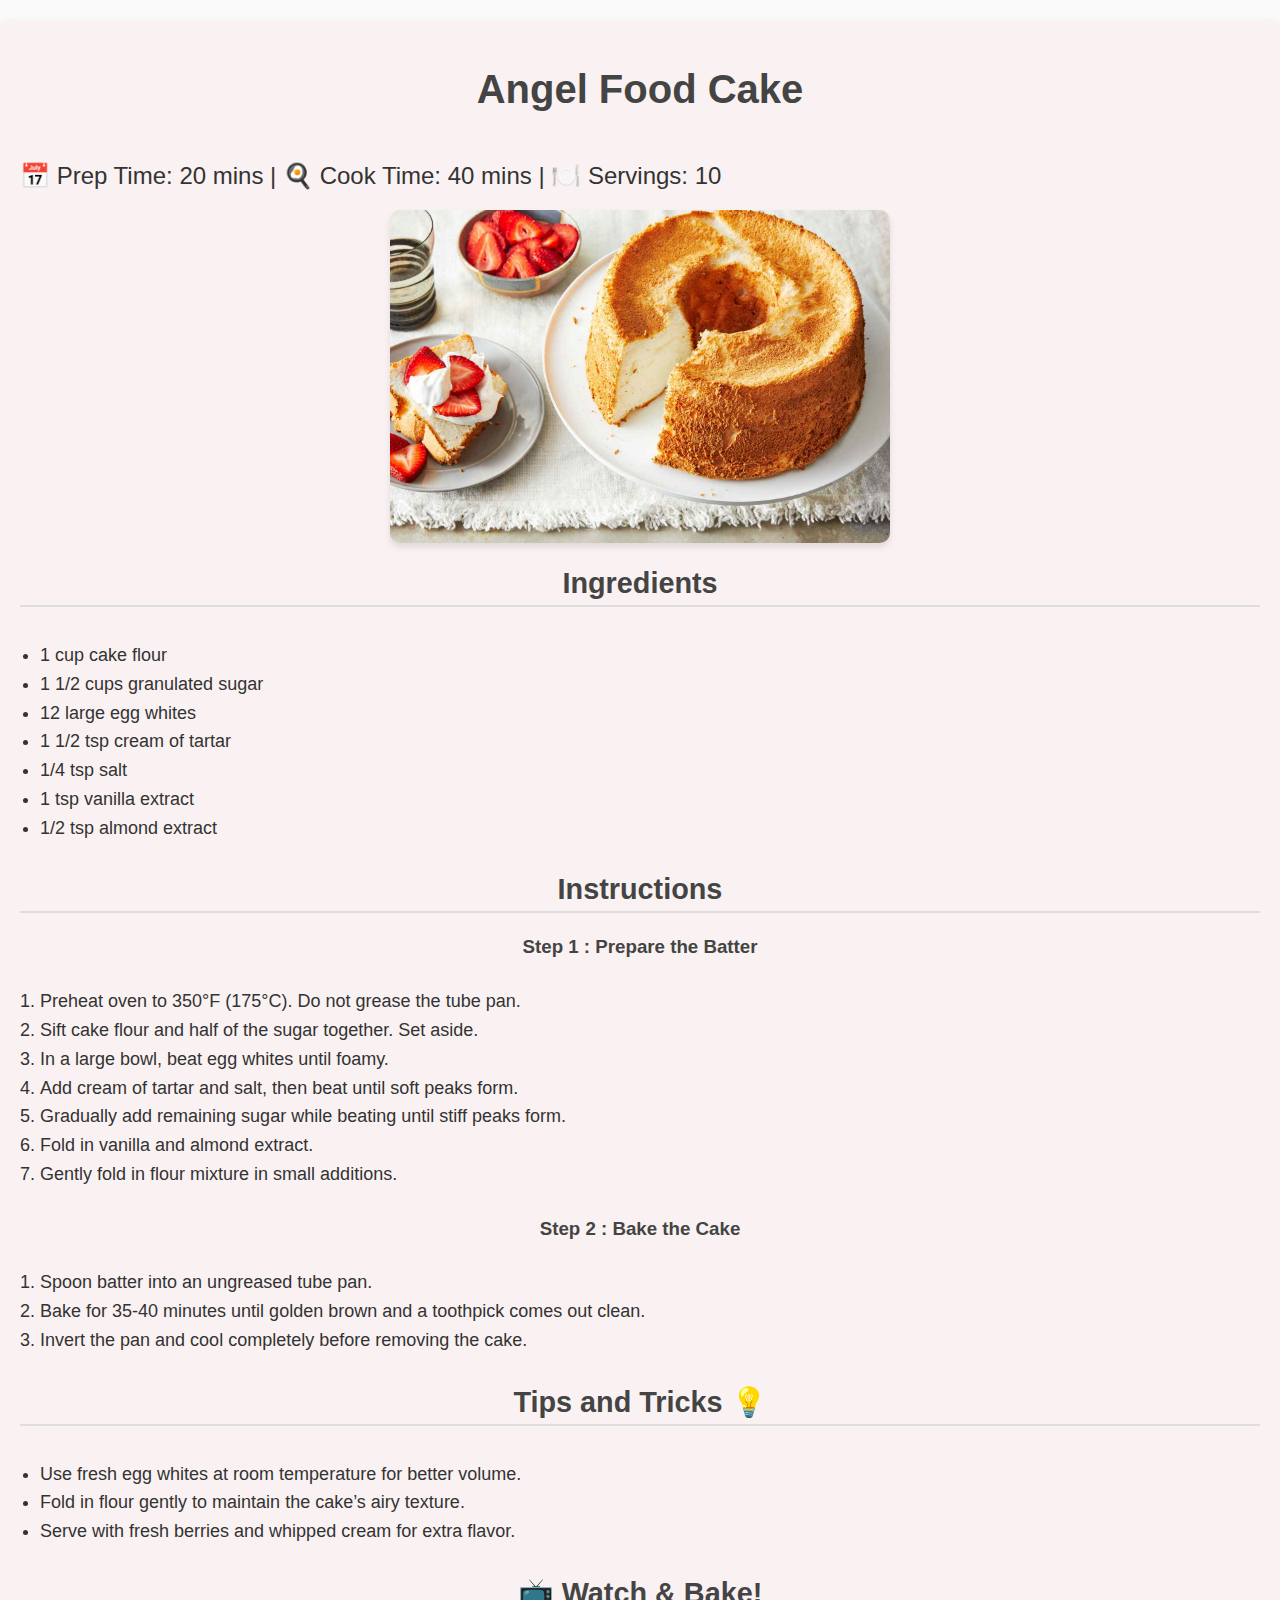
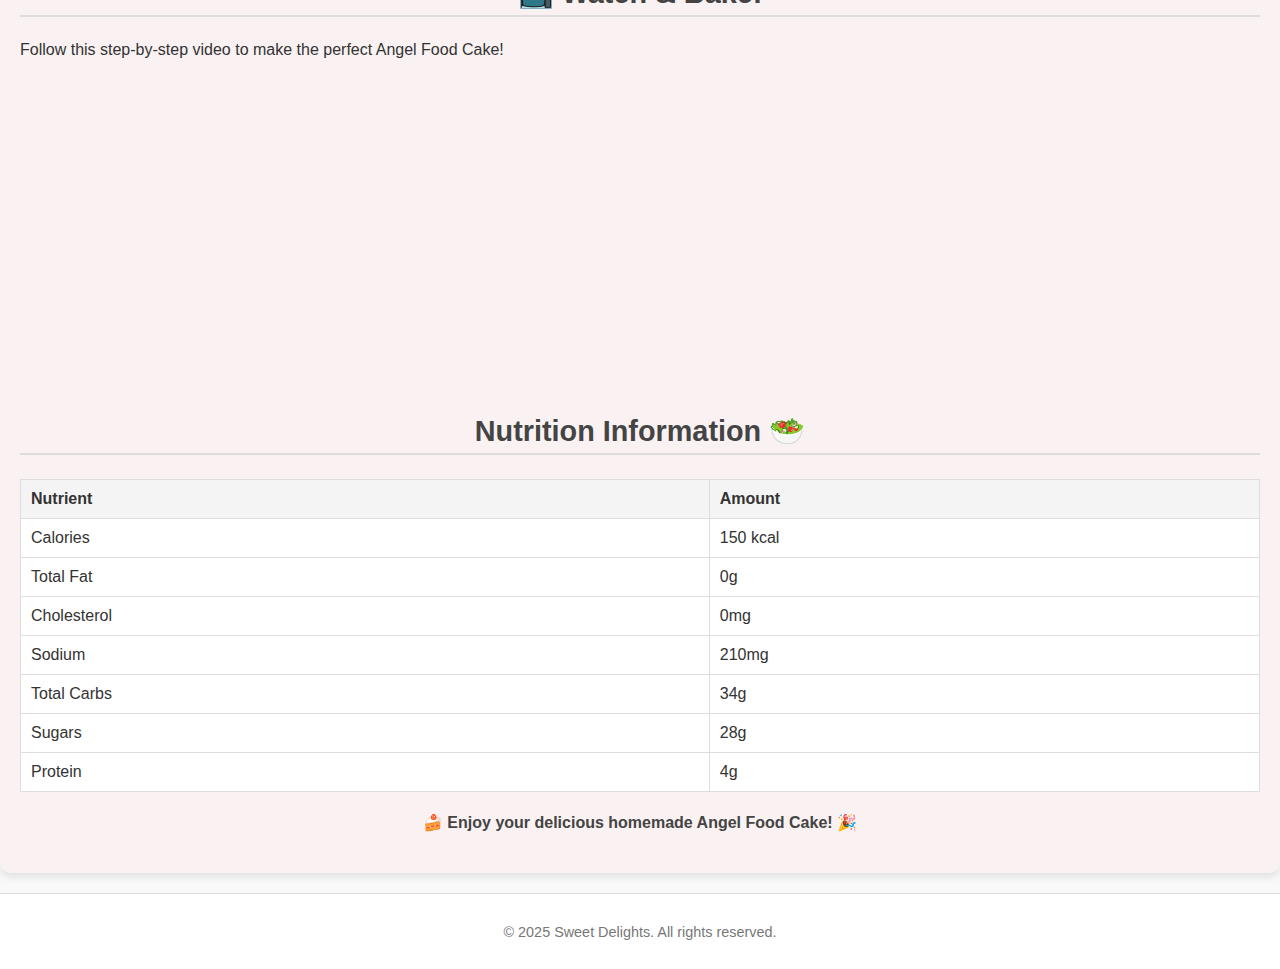
<file: pages/angle-food-cake.html>
<!DOCTYPE html>
<html lang="en">
<head>
    <meta charset="UTF-8">
    <meta name="viewport" content="width=device-width, initial-scale=1.0">
    <title>Angel Food Cake</title>
    <link rel="stylesheet" href="/css/recipe.css">
    <link rel="stylesheet" href="/css/recipe-pages.css">
</head>
<body>
    <main>
        <div class="container">
            <h1>Angel Food Cake</h1>
            <div id="prepareTime">
                📅 Prep Time: 20 mins | 🍳 Cook Time: 40 mins | 🍽️ Servings: 10
            </div>
    
            <div class="imageOfCake">
                <img src="/assets/images/angle food cake.jpg" alt="angel-food-cake">
            </div>
    
            <div class="ingredints">
                <h2>Ingredients</h2>
                <ul>
                    <li>1 cup cake flour</li>
                    <li>1 1/2 cups granulated sugar</li>
                    <li>12 large egg whites</li>
                    <li>1 1/2 tsp cream of tartar</li>
                    <li>1/4 tsp salt</li>
                    <li>1 tsp vanilla extract</li>
                    <li>1/2 tsp almond extract</li>
                </ul>
            </div>

            <div class="instructions">
                <h2>Instructions</h2>
                <h3>Step 1 : Prepare the Batter</h3>
                <ol>
                    <li>Preheat oven to 350°F (175°C). Do not grease the tube pan.</li>
                    <li>Sift cake flour and half of the sugar together. Set aside.</li>
                    <li>In a large bowl, beat egg whites until foamy.</li>
                    <li>Add cream of tartar and salt, then beat until soft peaks form.</li>
                    <li>Gradually add remaining sugar while beating until stiff peaks form.</li>
                    <li>Fold in vanilla and almond extract.</li>
                    <li>Gently fold in flour mixture in small additions.</li>
                </ol>

                <h3>Step 2 : Bake the Cake</h3>
                <ol>
                    <li>Spoon batter into an ungreased tube pan.</li>
                    <li>Bake for 35-40 minutes until golden brown and a toothpick comes out clean.</li>
                    <li>Invert the pan and cool completely before removing the cake.</li>
                </ol>
            </div>

            <div class="tipsAndTricks">
                <h2>Tips and Tricks 💡</h2>
                <ul>
                    <li>Use fresh egg whites at room temperature for better volume.</li>
                    <li>Fold in flour gently to maintain the cake’s airy texture.</li>
                    <li>Serve with fresh berries and whipped cream for extra flavor.</li>
                </ul>
            </div>

            <div class="video">
                <h2>📺 Watch & Bake!</h2>
                <p>Follow this step-by-step video to make the perfect Angel Food Cake!</p>
                <iframe src="https://www.youtube.com/embed/yEUg_-czqJY" frameborder="0" title="Angel Food Cake Recipe"></iframe>
            </div>

            <div class="nutritions">
                <h2>Nutrition Information 🥗</h2>
                <table class="tblOfNutritions">
                    <thead>
                        <tr>
                            <th>Nutrient</th>
                            <th>Amount</th>
                        </tr>
                    </thead>
                    <tbody>
                        <tr>
                            <td>Calories</td>
                            <td>150 kcal</td>
                        </tr>
                        <tr>
                            <td>Total Fat</td>
                            <td>0g</td>
                        </tr>
                        <tr>
                            <td>Cholesterol</td>
                            <td>0mg</td>
                        </tr>
                        <tr>
                            <td>Sodium</td>
                            <td>210mg</td>
                        </tr>
                        <tr>
                            <td>Total Carbs</td>
                            <td>34g</td>
                        </tr>
                        <tr>
                            <td>Sugars</td>
                            <td>28g</td>
                        </tr>
                        <tr>
                            <td>Protein</td>
                            <td>4g</td>
                        </tr>
                    </tbody>
                </table>
            </div>
            <h4 id="lastMassage">🍰 Enjoy your delicious homemade Angel Food Cake! 🎉</h4>
        </div>
    </main>
    <footer class="footer">
        <p id="footerText">&copy; 2025 Sweet Delights. All rights reserved.</p>
    </footer>
</body>
</html>
</file>
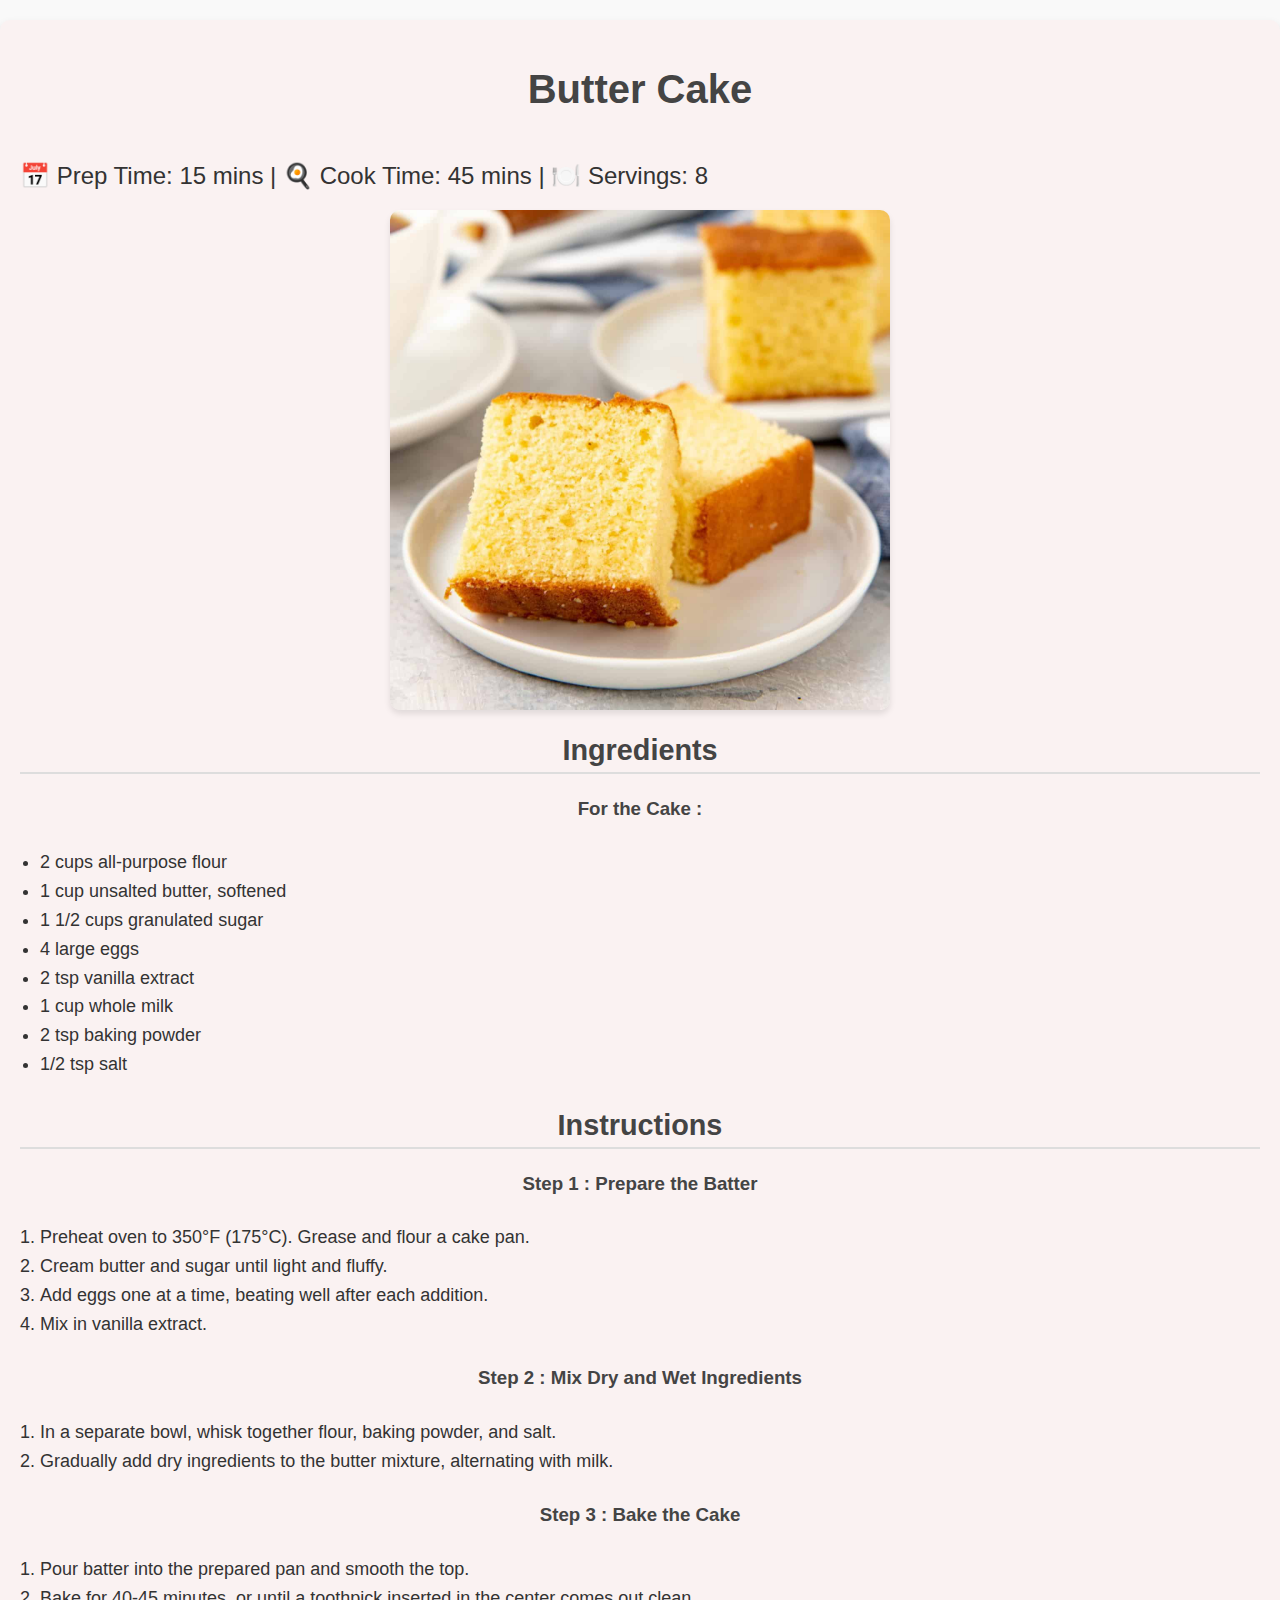
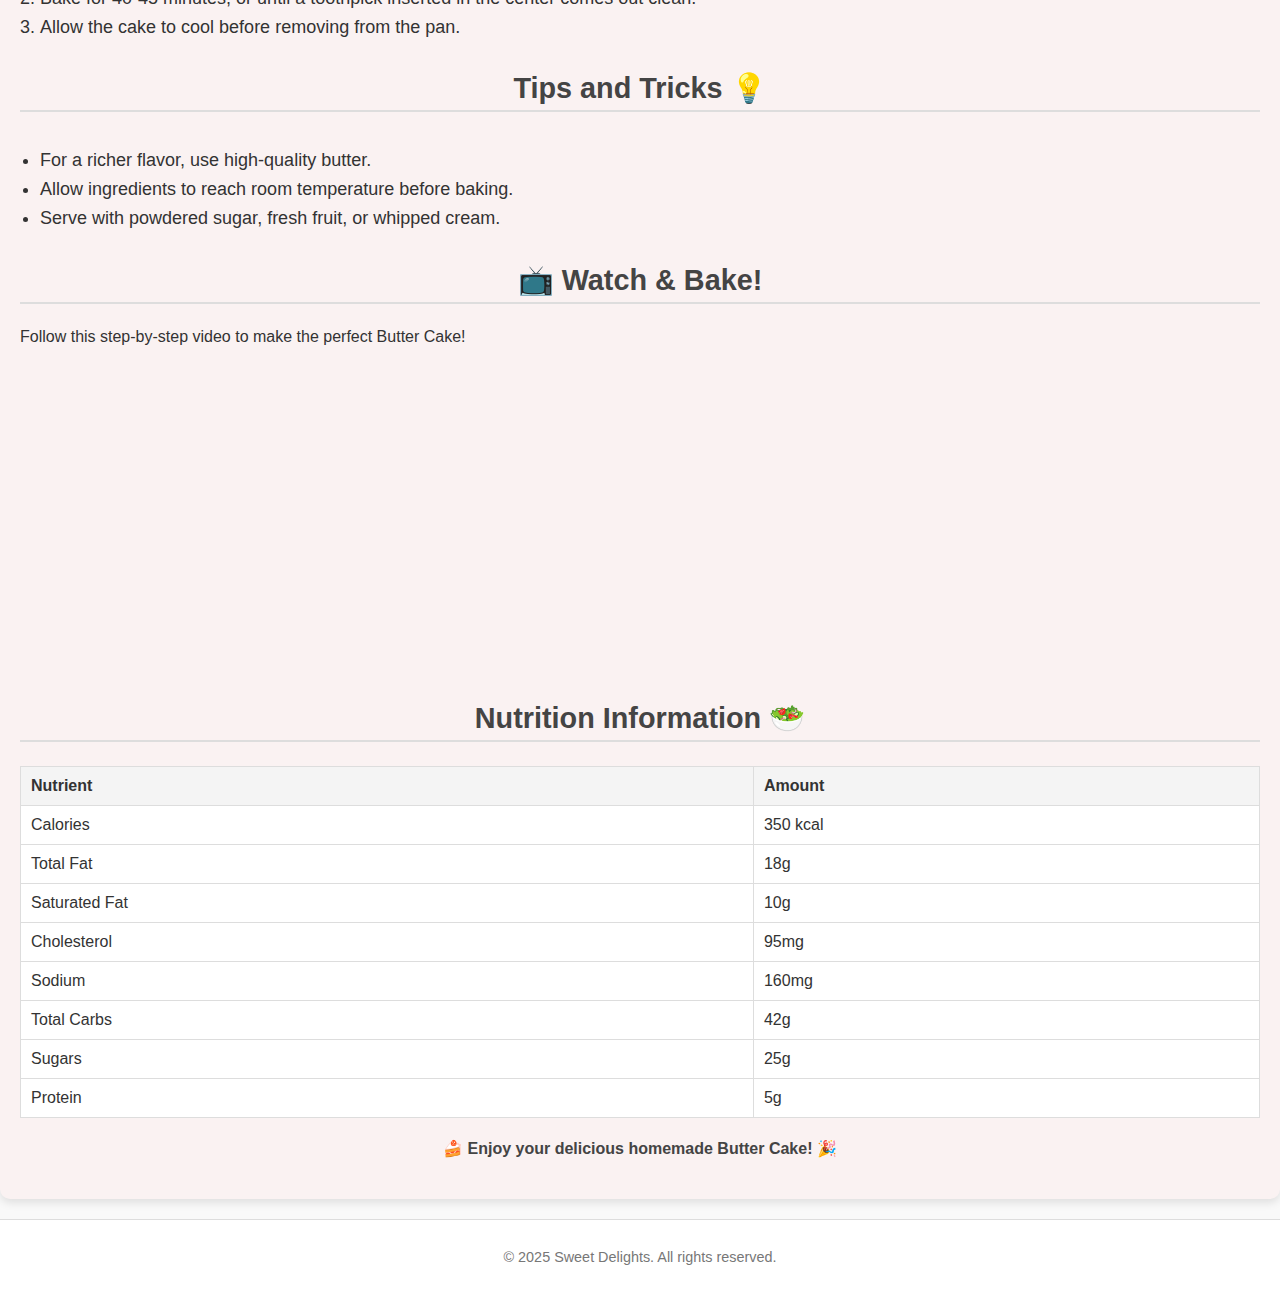
<file: pages/butter-cake.html>
<!DOCTYPE html>
<html lang="en">
<head>
    <meta charset="UTF-8">
    <meta name="viewport" content="width=device-width, initial-scale=1.0">
    <title>Butter Cake</title>
    <link rel="stylesheet" href="/css/recipe.css">
    <link rel="stylesheet" href="/css/recipe-pages.css">
</head>
<body>
    <main>
        <div class="container">
            <h1>Butter Cake</h1>
            <div id="prepareTime">
                📅 Prep Time: 15 mins | 🍳 Cook Time: 45 mins | 🍽️ Servings: 8
            </div>
    
            <div class="imageOfCake">
                <img src="/assets/images/butter cake.jpg" alt="butter-cake">
            </div>
    
            <div class="ingredints">
                <h2>Ingredients</h2>
                <h3>For the Cake :</h3>
                <ul>
                    <li>2 cups all-purpose flour</li>
                    <li>1 cup unsalted butter, softened</li>
                    <li>1 1/2 cups granulated sugar</li>
                    <li>4 large eggs</li>
                    <li>2 tsp vanilla extract</li>
                    <li>1 cup whole milk</li>
                    <li>2 tsp baking powder</li>
                    <li>1/2 tsp salt</li>
                </ul>
            </div>

            <div class="instructions">
                <h2>Instructions</h2>
                <h3>Step 1 : Prepare the Batter</h3>
                <ol>
                    <li>Preheat oven to 350°F (175°C). Grease and flour a cake pan.</li>
                    <li>Cream butter and sugar until light and fluffy.</li>
                    <li>Add eggs one at a time, beating well after each addition.</li>
                    <li>Mix in vanilla extract.</li>
                </ol>

                <h3>Step 2 : Mix Dry and Wet Ingredients</h3>
                <ol>
                    <li>In a separate bowl, whisk together flour, baking powder, and salt.</li>
                    <li>Gradually add dry ingredients to the butter mixture, alternating with milk.</li>
                </ol>

                <h3>Step 3 : Bake the Cake</h3>
                <ol>
                    <li>Pour batter into the prepared pan and smooth the top.</li>
                    <li>Bake for 40-45 minutes, or until a toothpick inserted in the center comes out clean.</li>
                    <li>Allow the cake to cool before removing from the pan.</li>
                </ol>
            </div>

            <div class="tipsAndTricks">
                <h2>Tips and Tricks 💡</h2>
                <ul>
                    <li>For a richer flavor, use high-quality butter.</li>
                    <li>Allow ingredients to reach room temperature before baking.</li>
                    <li>Serve with powdered sugar, fresh fruit, or whipped cream.</li>
                </ul>
            </div>

            <div class="video">
                <h2>📺 Watch & Bake!</h2>
                <p>Follow this step-by-step video to make the perfect Butter Cake!</p>
                <iframe src="https://www.youtube.com/embed/UuuvsLht2FM" frameborder="0" title="Butter Cake Recipe"></iframe>
            </div>

            <div class="nutritions">
                <h2>Nutrition Information 🥗</h2>
                <table class="tblOfNutritions">
                    <thead>
                        <tr>
                            <th>Nutrient</th>
                            <th>Amount</th>
                        </tr>
                    </thead>
                    <tbody>
                        <tr>
                            <td>Calories</td>
                            <td>350 kcal</td>
                        </tr>
                        <tr>
                            <td>Total Fat</td>
                            <td>18g</td>
                        </tr>
                        <tr>
                            <td>Saturated Fat</td>
                            <td>10g</td>
                        </tr>
                        <tr>
                            <td>Cholesterol</td>
                            <td>95mg</td>
                        </tr>
                        <tr>
                            <td>Sodium</td>
                            <td>160mg</td>
                        </tr>
                        <tr>
                            <td>Total Carbs</td>
                            <td>42g</td>
                        </tr>
                        <tr>
                            <td>Sugars</td>
                            <td>25g</td>
                        </tr>
                        <tr>
                            <td>Protein</td>
                            <td>5g</td>
                        </tr>
                    </tbody>
                </table>
            </div>
            <h4 id="lastMassage">🍰 Enjoy your delicious homemade Butter Cake! 🎉</h4>
        </div>
    </main>
    <footer class="footer">
        <p id="footerText">&copy; 2025 Sweet Delights. All rights reserved.</p>
    </footer>
</body>
</html>
</file>
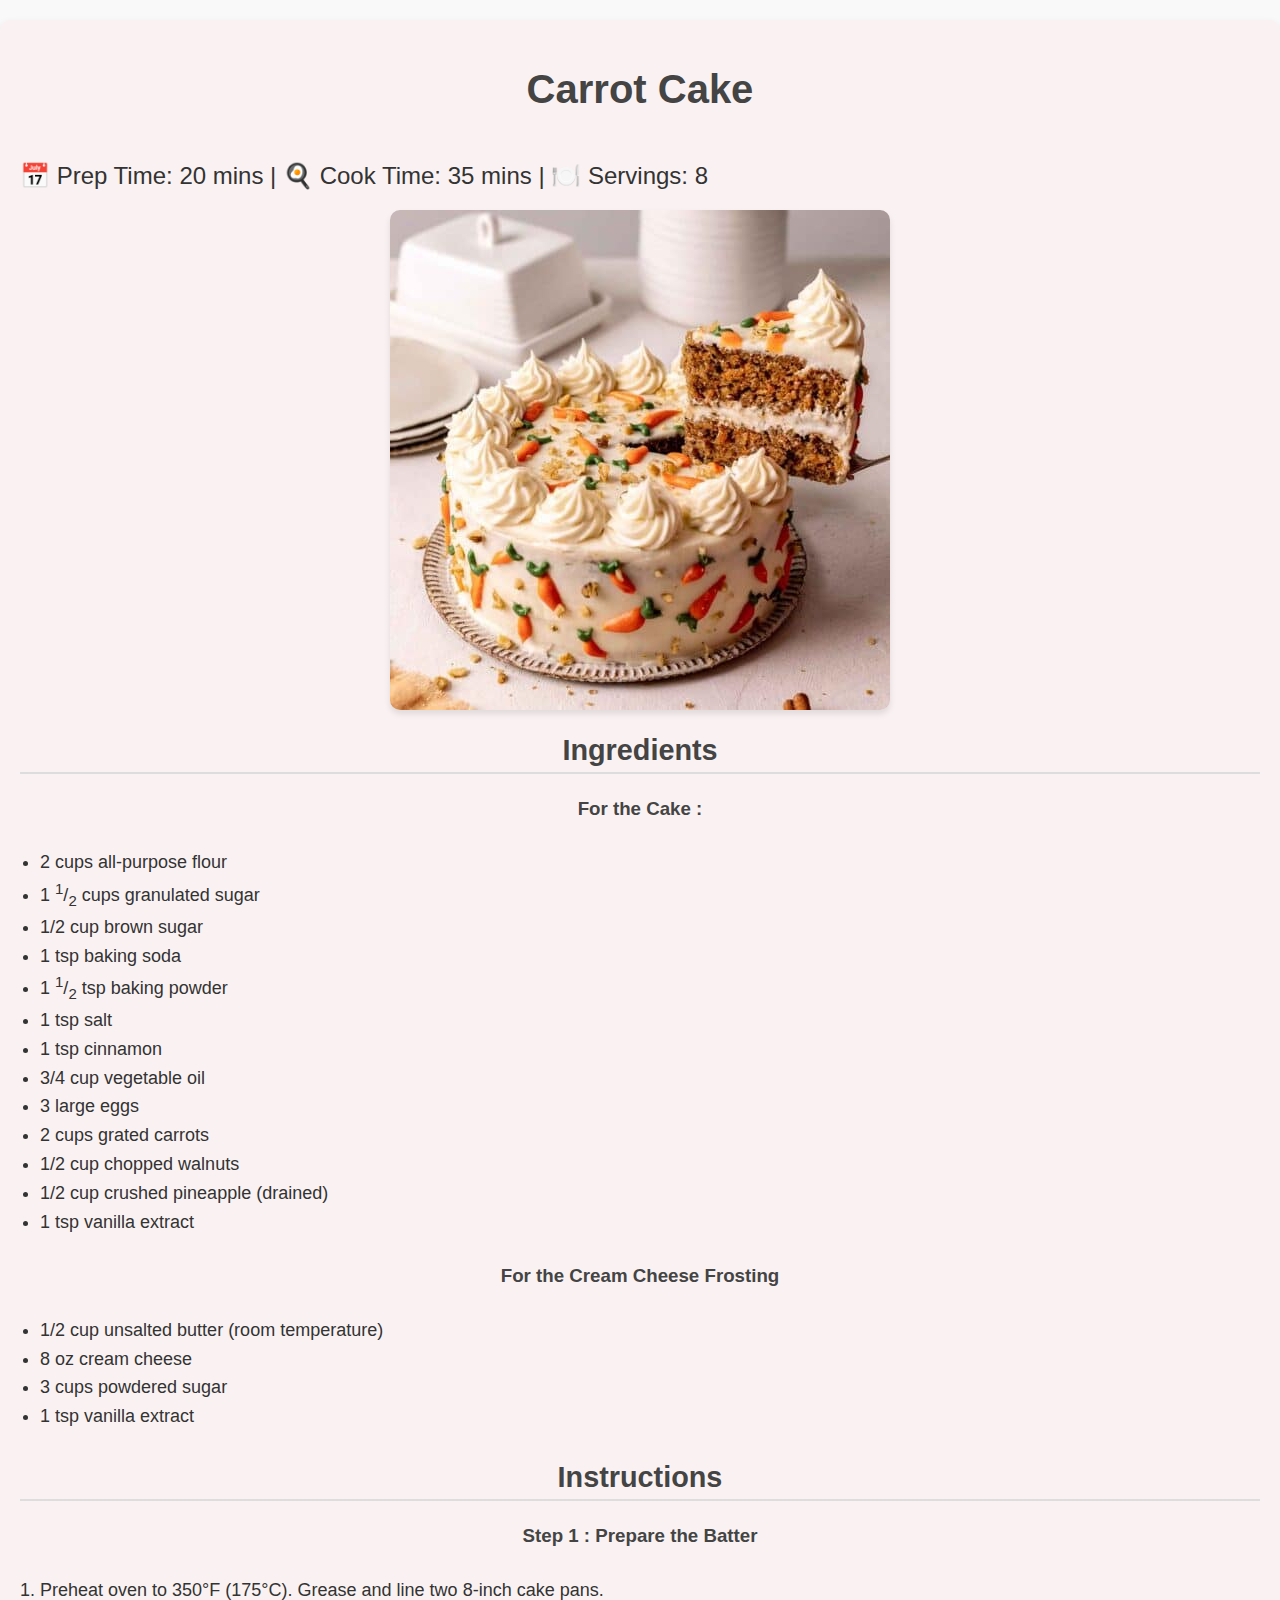
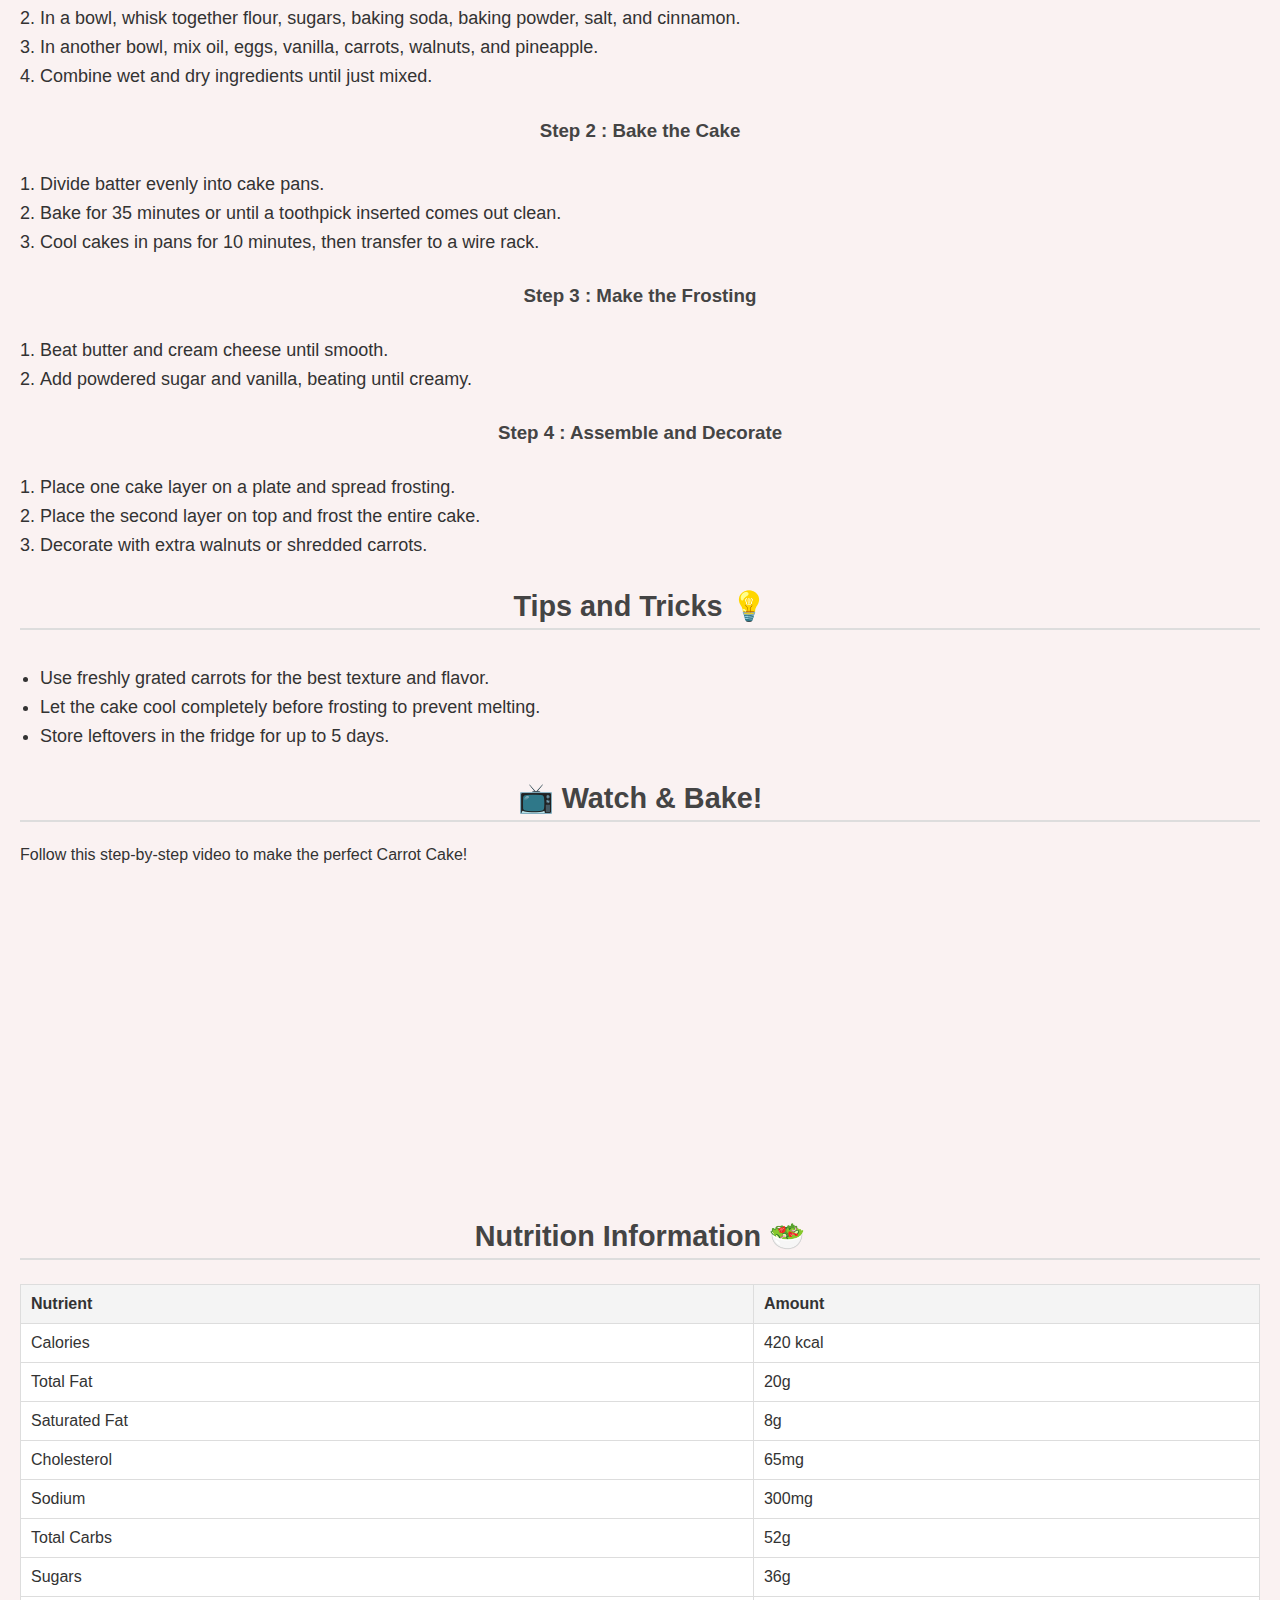
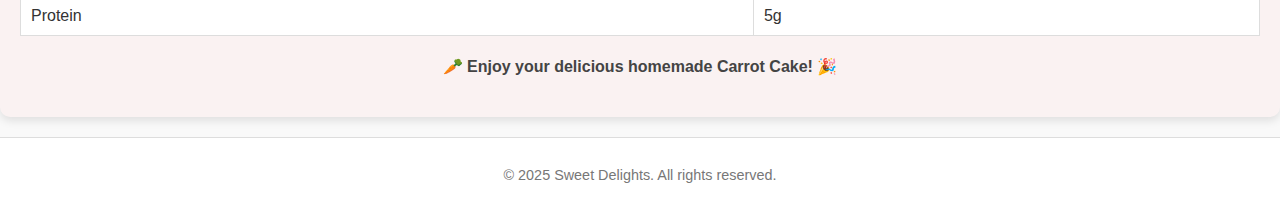
<file: pages/carrot-cake.html>
<!DOCTYPE html>
<html lang="en">
<head>
    <meta charset="UTF-8">
    <meta name="viewport" content="width=device-width, initial-scale=1.0">
    <title>Carrot Cake</title>
    <link rel="stylesheet" href="/css/recipe.css">
    <link rel="stylesheet" href="/css/recipe-pages.css">
</head>
<body>
    <main>
        <div class="container">
            <h1>Carrot Cake</h1>
            <div id="prepareTime">
                📅 Prep Time: 20 mins | 🍳 Cook Time: 35 mins | 🍽️ Servings: 8
            </div>
    
            <div class="imageOfCake">
                <img src="/assets/images/carrot cake.jpg" alt="carrot-cake">
            </div>
    
            <div class="ingredints">
                <h2>Ingredients</h2>
                <h3>For the Cake :</h3>
                <ul>
                    <li>2 cups all-purpose flour</li>
                    <li>1 <sup>1</sup>/<sub>2</sub> cups granulated sugar</li>
                    <li>1/2 cup brown sugar</li>
                    <li>1 tsp baking soda</li>
                    <li>1 <sup>1</sup>/<sub>2</sub> tsp baking powder</li>
                    <li>1 tsp salt</li>
                    <li>1 tsp cinnamon</li>
                    <li>3/4 cup vegetable oil</li>
                    <li>3 large eggs</li>
                    <li>2 cups grated carrots</li>
                    <li>1/2 cup chopped walnuts</li>
                    <li>1/2 cup crushed pineapple (drained)</li>
                    <li>1 tsp vanilla extract</li>
                </ul>

                <h3>For the Cream Cheese Frosting</h3>
                <ul>
                    <li>1/2 cup unsalted butter (room temperature)</li>
                    <li>8 oz cream cheese</li>
                    <li>3 cups powdered sugar</li>
                    <li>1 tsp vanilla extract</li>
                </ul>
            </div>

            <div class="instructions">
                <h2>Instructions</h2>
                <h3>Step 1 : Prepare the Batter</h3>
                <ol>
                    <li>Preheat oven to 350°F (175°C). Grease and line two 8-inch cake pans.</li>
                    <li>In a bowl, whisk together flour, sugars, baking soda, baking powder, salt, and cinnamon.</li>
                    <li>In another bowl, mix oil, eggs, vanilla, carrots, walnuts, and pineapple.</li>
                    <li>Combine wet and dry ingredients until just mixed.</li>
                </ol>

                <h3>Step 2 : Bake the Cake</h3>
                <ol>
                    <li>Divide batter evenly into cake pans.</li>
                    <li>Bake for 35 minutes or until a toothpick inserted comes out clean.</li>
                    <li>Cool cakes in pans for 10 minutes, then transfer to a wire rack.</li>
                </ol>

                <h3>Step 3 : Make the Frosting</h3>
                <ol>
                    <li>Beat butter and cream cheese until smooth.</li>
                    <li>Add powdered sugar and vanilla, beating until creamy.</li>
                </ol>

                <h3>Step 4 : Assemble and Decorate</h3>
                <ol>
                    <li>Place one cake layer on a plate and spread frosting.</li>
                    <li>Place the second layer on top and frost the entire cake.</li>
                    <li>Decorate with extra walnuts or shredded carrots.</li>
                </ol>
            </div>

            <div class="tipsAndTricks">
                <h2>Tips and Tricks 💡</h2>
                <ul>
                    <li>Use freshly grated carrots for the best texture and flavor.</li>
                    <li>Let the cake cool completely before frosting to prevent melting.</li>
                    <li>Store leftovers in the fridge for up to 5 days.</li>
                </ul>
            </div>

            <div class="video">
                <h2>📺 Watch & Bake!</h2>
                <p>Follow this step-by-step video to make the perfect Carrot Cake!</p>
                <iframe src="https://www.youtube.com/embed/zRNcE-2beRA" frameborder="0" title="Carrot Cake Recipe"></iframe>
            </div>

            <div class="nutritions">
                <h2>Nutrition Information 🥗</h2>
                <table class="tblOfNutritions">
                    <thead>
                        <tr>
                            <th>Nutrient</th>
                            <th>Amount</th>
                        </tr>
                    </thead>
                    <tbody>
                        <tr>
                            <td>Calories</td>
                            <td>420 kcal</td>
                        </tr>
                        <tr>
                            <td>Total Fat</td>
                            <td>20g</td>
                        </tr>
                        <tr>
                            <td>Saturated Fat</td>
                            <td>8g</td>
                        </tr>
                        <tr>
                            <td>Cholesterol</td>
                            <td>65mg</td>
                        </tr>
                        <tr>
                            <td>Sodium</td>
                            <td>300mg</td>
                        </tr>
                        <tr>
                            <td>Total Carbs</td>
                            <td>52g</td>
                        </tr>
                        <tr>
                            <td>Sugars</td>
                            <td>36g</td>
                        </tr>
                        <tr>
                            <td>Protein</td>
                            <td>5g</td>
                        </tr>
                    </tbody>
                </table>
            </div>
            <h4 id="lastMassage">🥕 Enjoy your delicious homemade Carrot Cake! 🎉</h4>
        </div>
    </main>
    <footer class="footer">
        <p id="footerText">&copy; 2025 Sweet Delights. All rights reserved.</p>
    </footer>
</body>
</html>
</file>
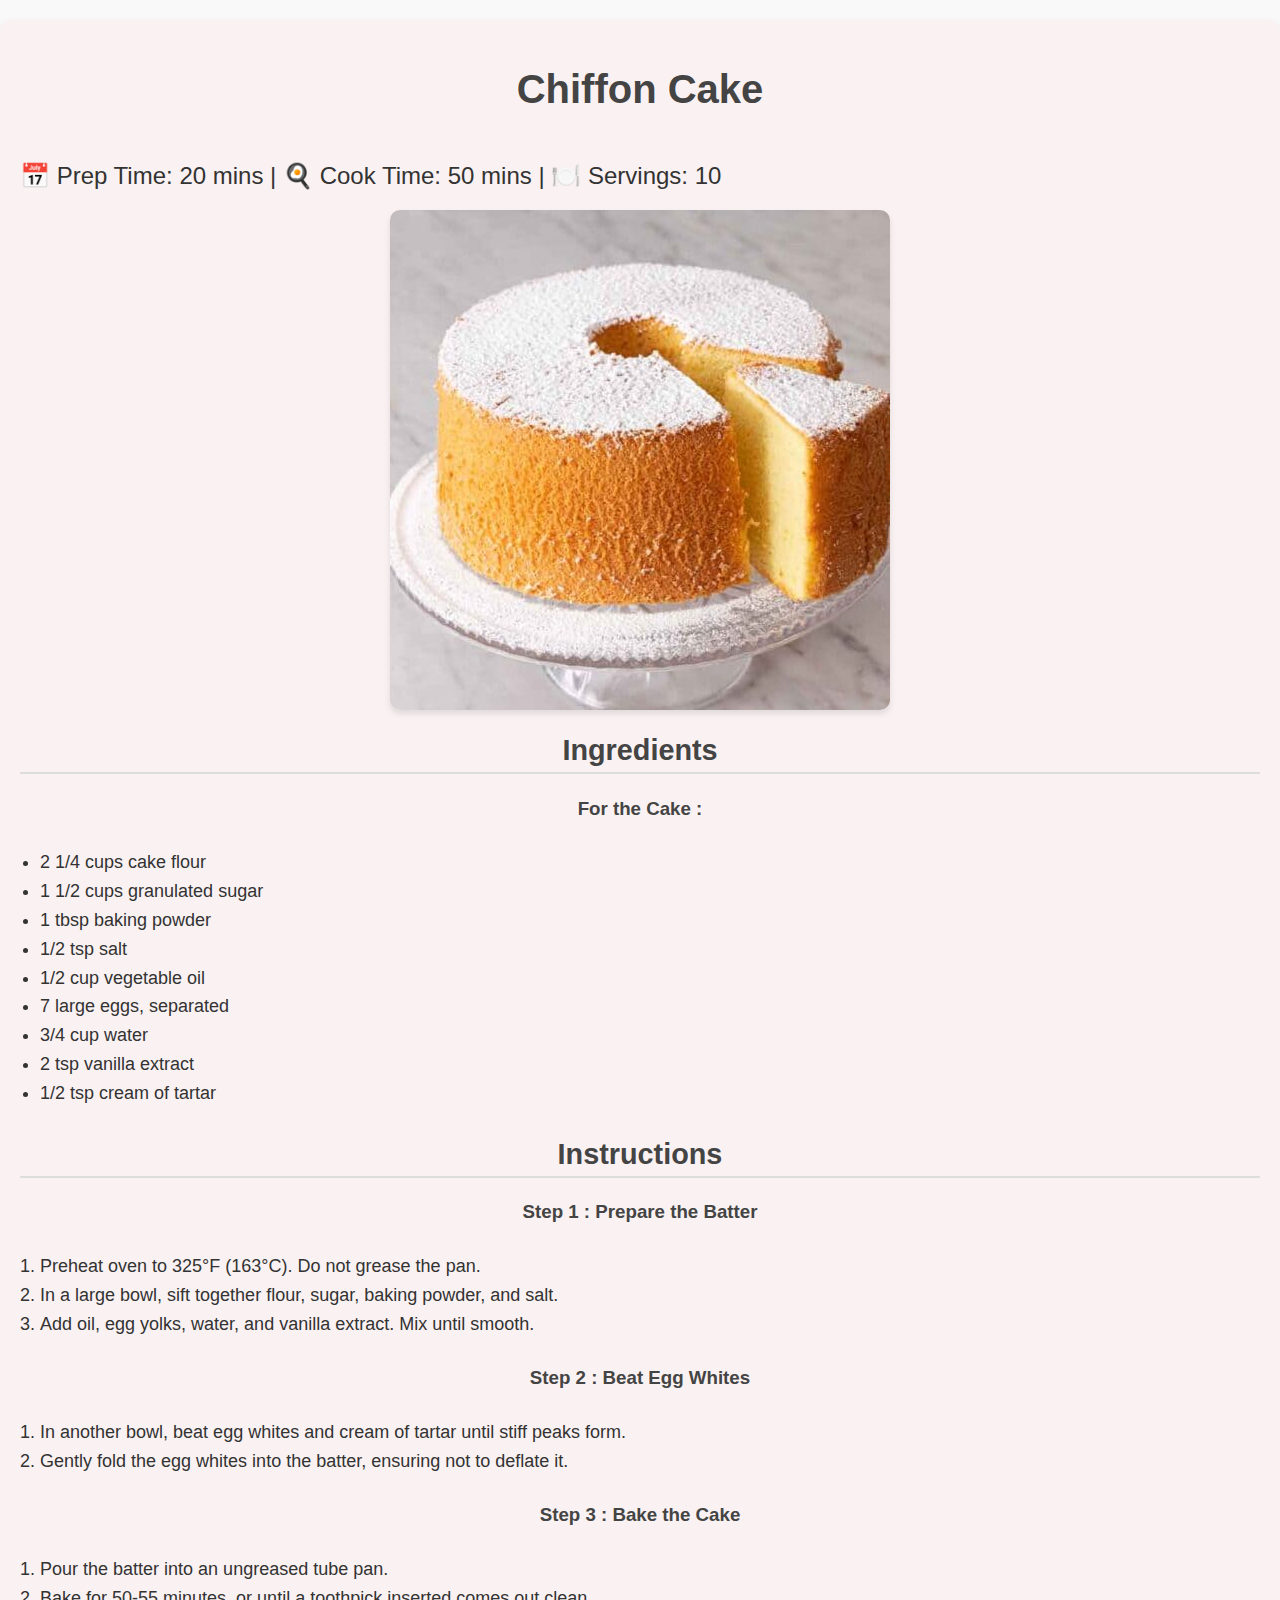
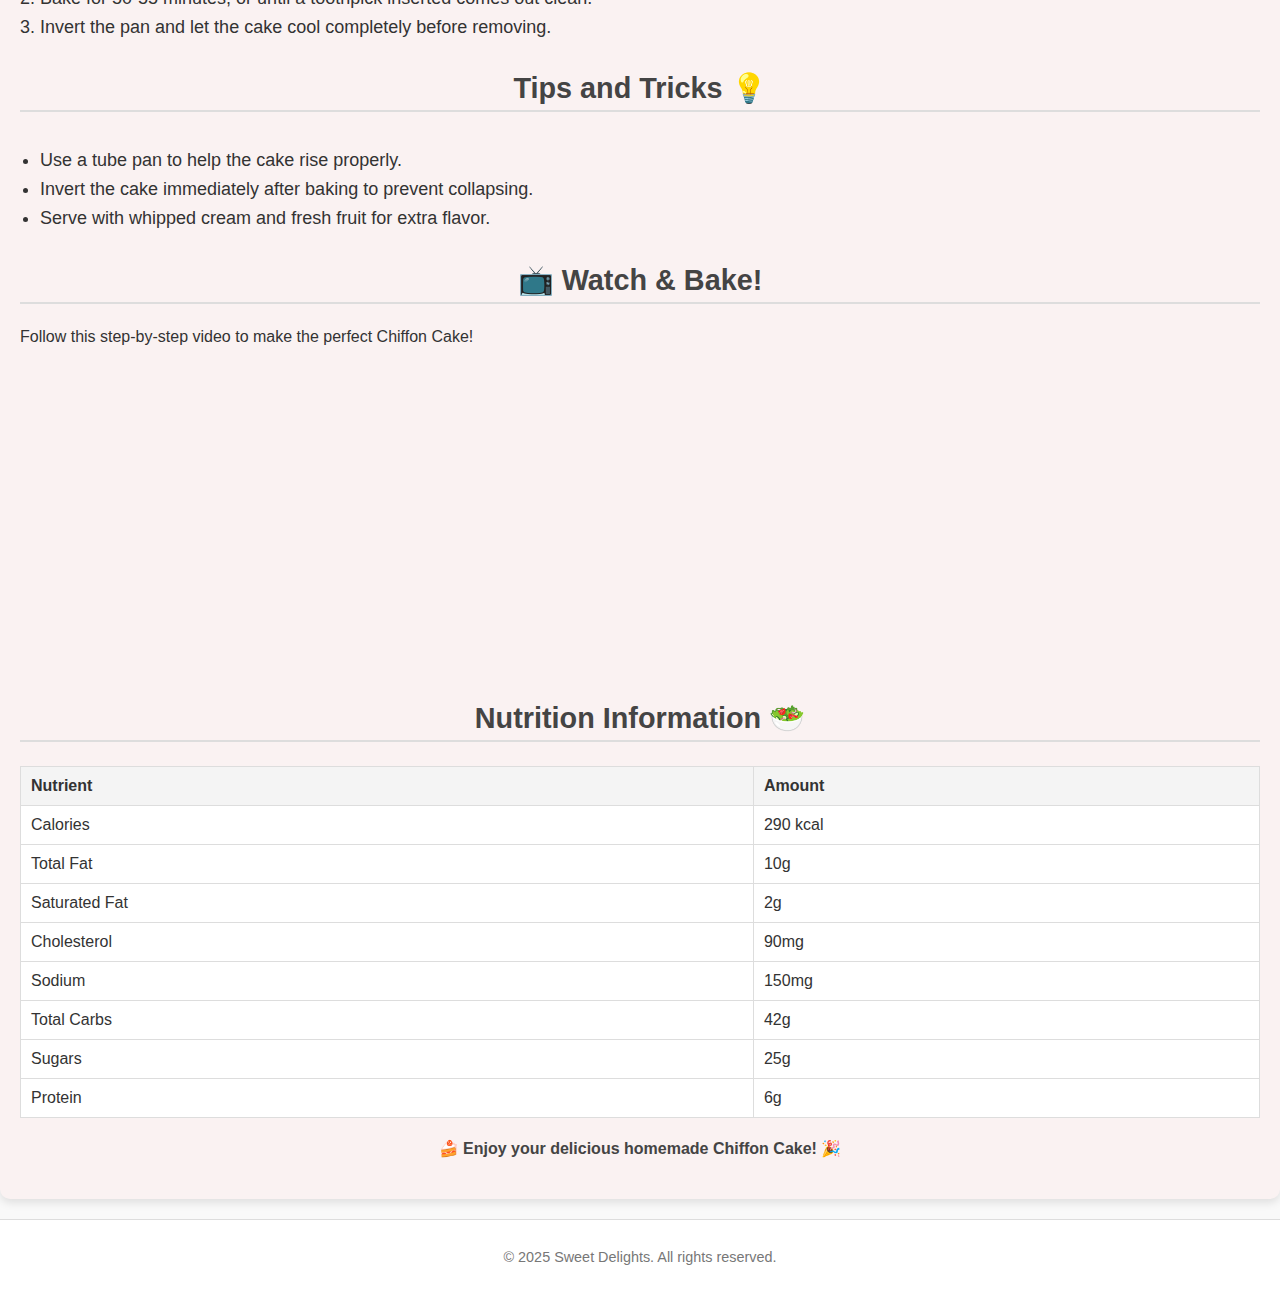
<file: pages/chiffon-cake.html>
<!DOCTYPE html>
<html lang="en">
<head>
    <meta charset="UTF-8">
    <meta name="viewport" content="width=device-width, initial-scale=1.0">
    <title>Chiffon Cake</title>
    <link rel="stylesheet" href="/css/recipe.css">
    <link rel="stylesheet" href="/css/recipe-pages.css">
</head>
<body>
    
    <main>
        <div class="container">
            <h1>Chiffon Cake</h1>
            <div id="prepareTime">
                📅 Prep Time: 20 mins | 🍳 Cook Time: 50 mins | 🍽️ Servings: 10
            </div>
    
            <div class="imageOfCake">
                <img src="/assets/images/Chiffon Cake.jpg" alt="chiffon-cake">
            </div>
    
            <div class="ingredints">
                <h2>Ingredients</h2>
                <h3>For the Cake :</h3>
                <ul>
                    <li>2 1/4 cups cake flour</li>
                    <li>1 1/2 cups granulated sugar</li>
                    <li>1 tbsp baking powder</li>
                    <li>1/2 tsp salt</li>
                    <li>1/2 cup vegetable oil</li>
                    <li>7 large eggs, separated</li>
                    <li>3/4 cup water</li>
                    <li>2 tsp vanilla extract</li>
                    <li>1/2 tsp cream of tartar</li>
                </ul>
            </div>

            <div class="instructions">
                <h2>Instructions</h2>
                <h3>Step 1 : Prepare the Batter</h3>
                <ol>
                    <li>Preheat oven to 325°F (163°C). Do not grease the pan.</li>
                    <li>In a large bowl, sift together flour, sugar, baking powder, and salt.</li>
                    <li>Add oil, egg yolks, water, and vanilla extract. Mix until smooth.</li>
                </ol>

                <h3>Step 2 : Beat Egg Whites</h3>
                <ol>
                    <li>In another bowl, beat egg whites and cream of tartar until stiff peaks form.</li>
                    <li>Gently fold the egg whites into the batter, ensuring not to deflate it.</li>
                </ol>

                <h3>Step 3 : Bake the Cake</h3>
                <ol>
                    <li>Pour the batter into an ungreased tube pan.</li>
                    <li>Bake for 50-55 minutes, or until a toothpick inserted comes out clean.</li>
                    <li>Invert the pan and let the cake cool completely before removing.</li>
                </ol>
            </div>

            <div class="tipsAndTricks">
                <h2>Tips and Tricks 💡</h2>
                <ul>
                    <li>Use a tube pan to help the cake rise properly.</li>
                    <li>Invert the cake immediately after baking to prevent collapsing.</li>
                    <li>Serve with whipped cream and fresh fruit for extra flavor.</li>
                </ul>
            </div>

            <div class="video">
                <h2>📺 Watch & Bake!</h2>
                <p>Follow this step-by-step video to make the perfect Chiffon Cake!</p>
                <iframe src="https://www.youtube.com/embed/pEL5IcDQdEw" frameborder="0" title="Chiffon Cake Recipe"></iframe>
            </div>

            <div class="nutritions">
                <h2>Nutrition Information 🥗</h2>
                <table class="tblOfNutritions">
                    <thead>
                        <tr>
                            <th>Nutrient</th>
                            <th>Amount</th>
                        </tr>
                    </thead>
                    <tbody>
                        <tr>
                            <td>Calories</td>
                            <td>290 kcal</td>
                        </tr>
                        <tr>
                            <td>Total Fat</td>
                            <td>10g</td>
                        </tr>
                        <tr>
                            <td>Saturated Fat</td>
                            <td>2g</td>
                        </tr>
                        <tr>
                            <td>Cholesterol</td>
                            <td>90mg</td>
                        </tr>
                        <tr>
                            <td>Sodium</td>
                            <td>150mg</td>
                        </tr>
                        <tr>
                            <td>Total Carbs</td>
                            <td>42g</td>
                        </tr>
                        <tr>
                            <td>Sugars</td>
                            <td>25g</td>
                        </tr>
                        <tr>
                            <td>Protein</td>
                            <td>6g</td>
                        </tr>
                    </tbody>
                </table>
            </div>
            <h4 id="lastMassage">🍰 Enjoy your delicious homemade Chiffon Cake! 🎉</h4>
        </div>
    </main>
    <footer class="footer">
        <p id="footerText">&copy; 2025 Sweet Delights. All rights reserved.</p>
    </footer>
</body>
</html>
</file>
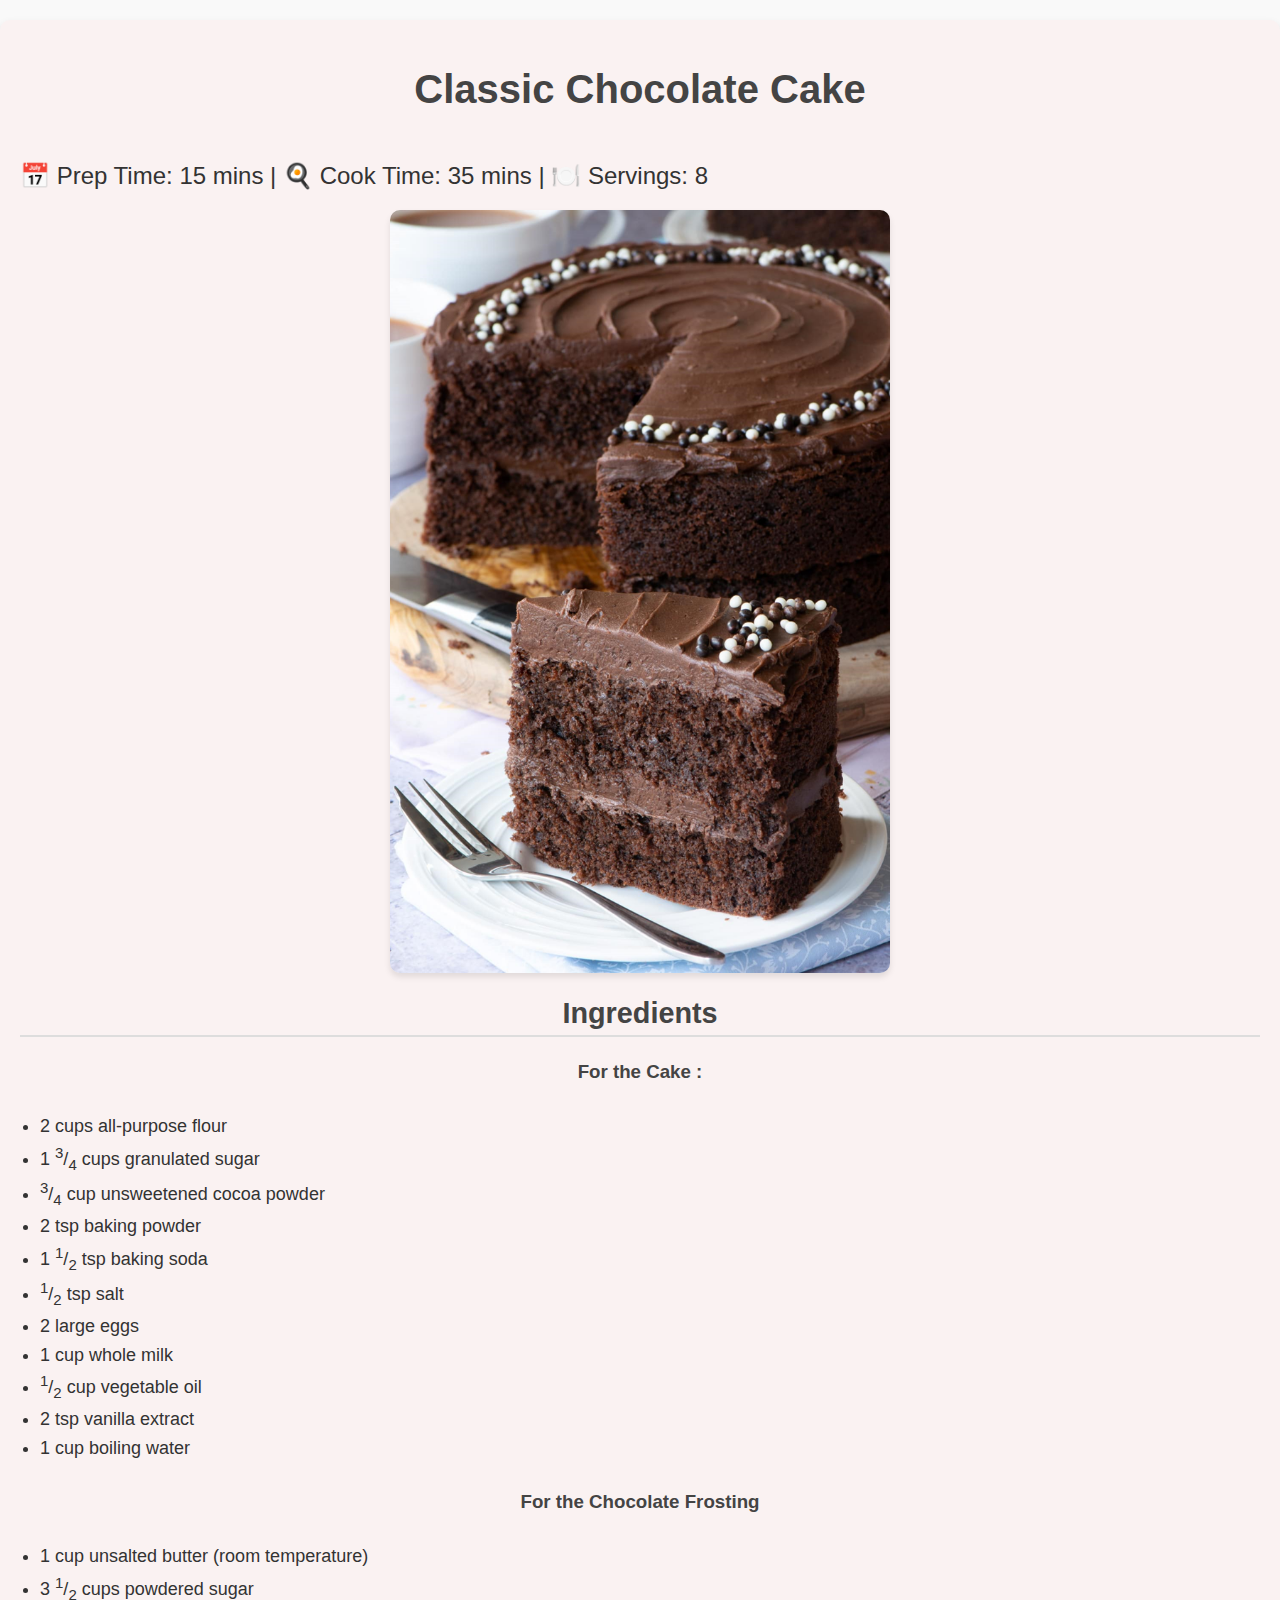
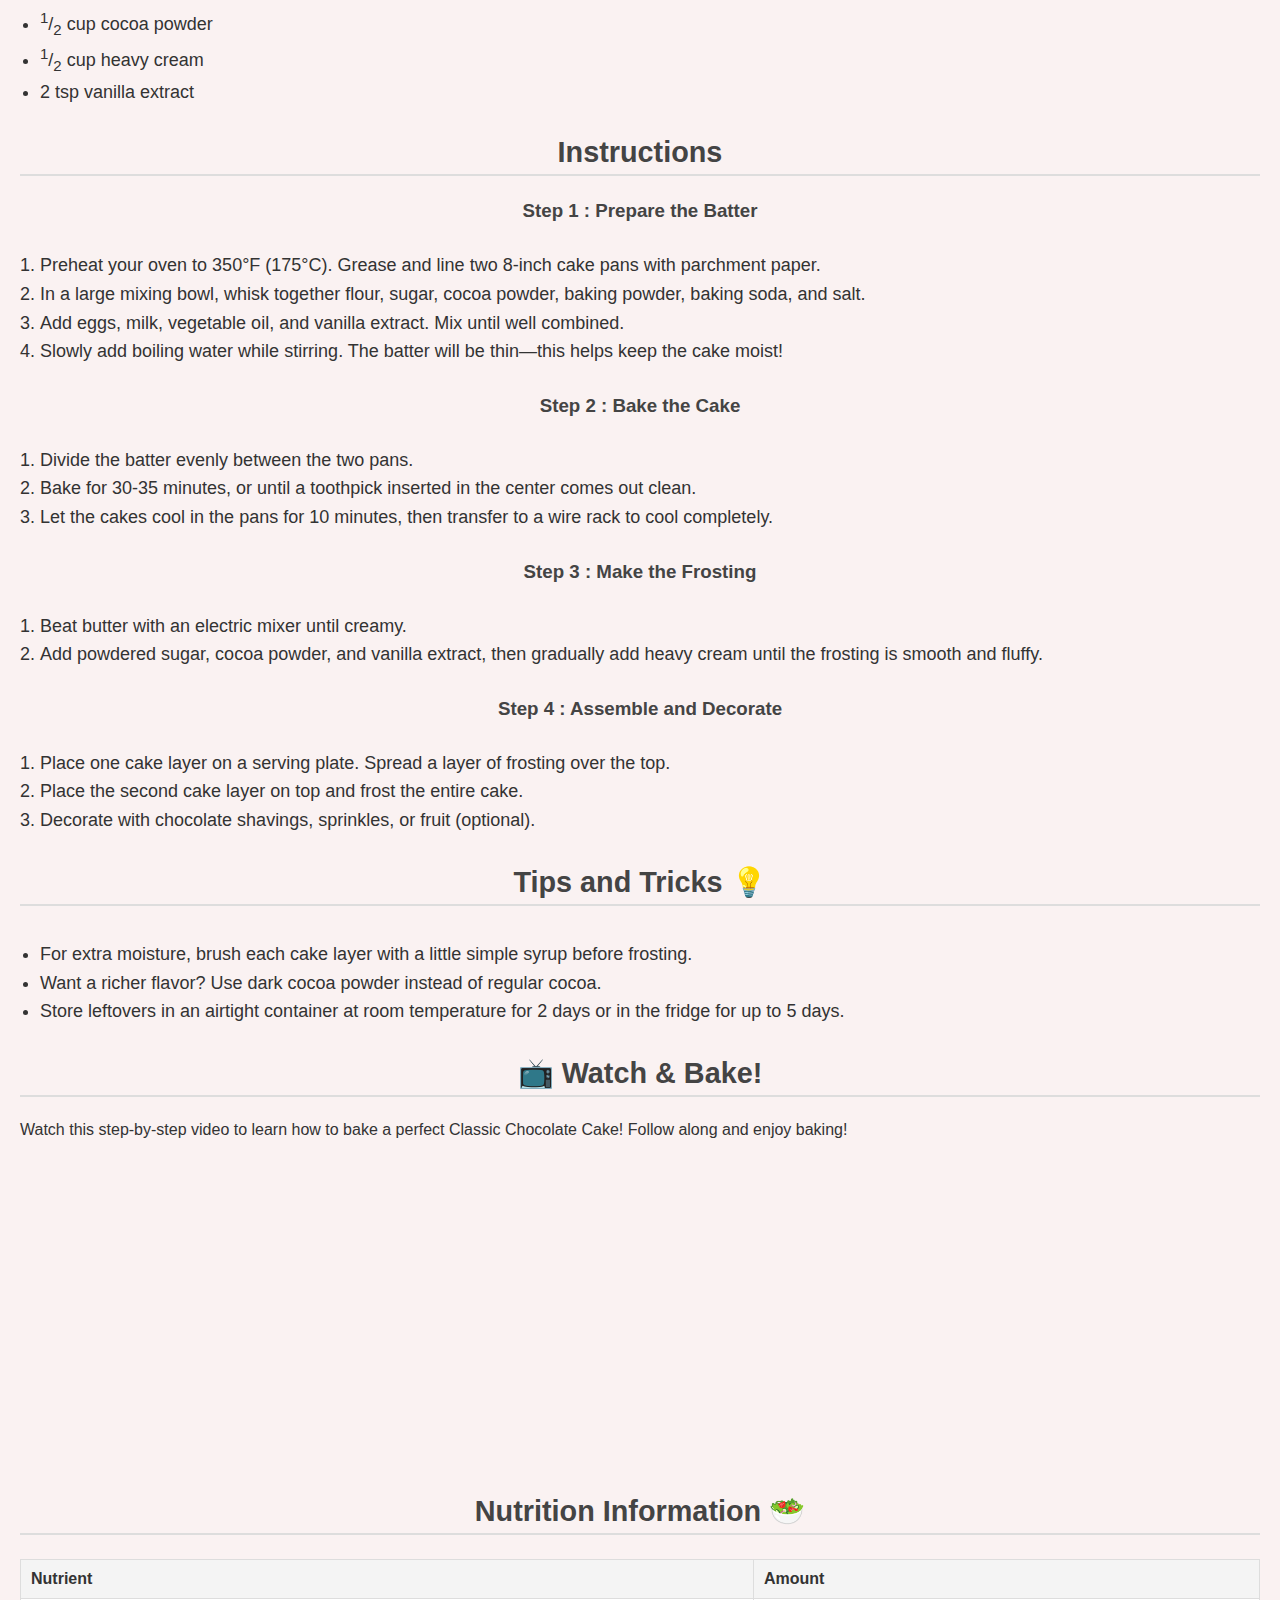
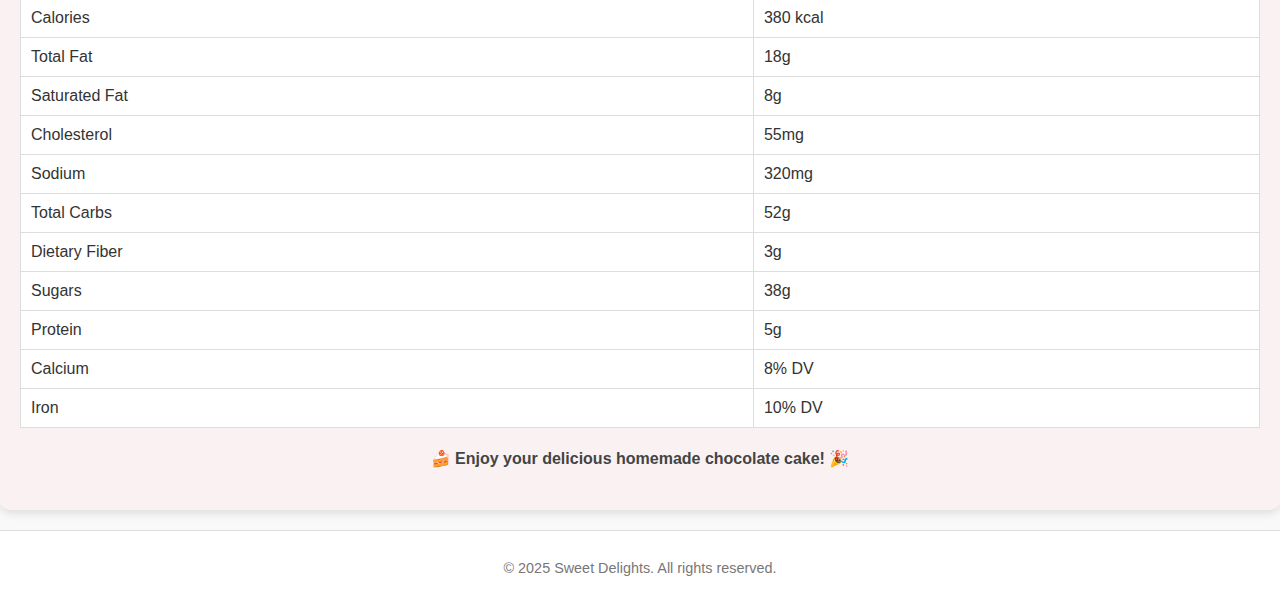
<file: pages/classic-chocolate-cake.html>
<!DOCTYPE html>
<html lang="en">
<head>
    <meta charset="UTF-8">
    <meta name="viewport" content="width=device-width, initial-scale=1.0">
    <title>Classic Chocolate Cake</title>
    <link rel="stylesheet" href="/css/recipe.css">
    <link rel="stylesheet" href="/css/recipe-pages.css">
</head>
<body>
  
    <main>
        <div class="container">
            <h1>Classic Chocolate Cake</h1>
            <div id="prepareTime">
                📅 Prep Time: 15 mins | 🍳 Cook Time: 35 mins | 🍽️ Servings: 8
            </div>
    
            <div class="imageOfCake">
                <img src="/assets/images/chocolate cake.png" alt="classic-chocolate-cake">
            </div>
    
            <div class="ingredints">
                <h2>Ingredients</h2>
                <h3>For the Cake :</h3>
                <ul>
                    <li>2 cups all-purpose flour</li>
                    <li>1 <sup>3</sup>/<sub>4</sub> cups granulated sugar</li>
                    <li><sup>3</sup>/<sub>4</sub> cup unsweetened cocoa powder</li>
                    <li>2 tsp baking powder</li>
                    <li>1 <sup>1</sup>/<sub>2</sub> tsp baking soda</li>
                    <li><sup>1</sup>/<sub>2</sub> tsp salt</li>
                    <li>2 large eggs</li>
                    <li>1 cup whole milk</li>
                    <li><sup>1</sup>/<sub>2</sub> cup vegetable oil</li>
                    <li>2 tsp vanilla extract</li>
                    <li>1 cup boiling water</li>
                
                </ul>

                <h3>For the Chocolate Frosting</h3>
                <ul>
                    <li>1 cup unsalted butter (room temperature)</li>
                    <li>3 <sup>1</sup>/<sub>2</sub> cups powdered sugar</li>
                    <li><sup>1</sup>/<sub>2</sub> cup cocoa powder </li>
                    <li><sup>1</sup>/<sub>2</sub> cup heavy cream</li>
                    <li>2 tsp vanilla extract</li>
                </ul>
            </div>

            <div class="instructions">
                <h2>Instructions</h2>
                <h3>Step 1 : Prepare the Batter</h3>

                <p id="step1">
                    <ol>
                        <li>Preheat your oven to 350°F (175°C). Grease and line two 8-inch cake pans with parchment paper.</li>
                        <li>In a large mixing bowl, whisk together flour, sugar, cocoa powder, baking powder, baking soda, and salt.</li>
                        <li>Add eggs, milk, vegetable oil, and vanilla extract. Mix until well combined.</li>
                        <li>Slowly add boiling water while stirring. The batter will be thin—this helps keep the cake moist!</li>
                    </ol>
                </p>

                <h3>Step 2 : Bake the Cake</h3>

                <p id="step2">
                    <ol>
                        <li>Divide the batter evenly between the two pans.</li>
                        <li>Bake for 30-35 minutes, or until a toothpick inserted in the center comes out clean.</li>
                        <li>Let the cakes cool in the pans for 10 minutes, then transfer to a wire rack to cool completely.</li>
                    </ol>
                </p>

                <h3>Step 3 : Make the Frosting</h3>

                <p id="step3">
                    <ol>
                        <li>Beat butter with an electric mixer until creamy.</li>
                        <li>Add powdered sugar, cocoa powder, and vanilla extract, then gradually add heavy cream until the frosting is smooth and fluffy.</li>
                    </ol>
                </p>

                <h3>Step 4 : Assemble and Decorate</h3>

                <p id="step4">
                    <ol>
                        <li>Place one cake layer on a serving plate. Spread a layer of frosting over the top.</li>
                        <li>Place the second cake layer on top and frost the entire cake.</li>
                        <li>Decorate with chocolate shavings, sprinkles, or fruit (optional).</li>
                    </ol>
                </p>
            </div>

            <div class="tipsAndTricks">
                <h2>Tips and Tricks 💡</h2>

                <p id="tips">
                    <ul>
                        <li>For extra moisture, brush each cake layer with a little simple syrup before frosting.</li>
                        <li>Want a richer flavor? Use dark cocoa powder instead of regular cocoa.</li>
                        <li>Store leftovers in an airtight container at room temperature for 2 days or in the fridge for up to 5 days.</li>
                    </ul>
                </p>
            </div>

            <div class="video">
                <h2>📺 Watch & Bake!</h2>
                <p>Watch this step-by-step video to learn how to bake a perfect Classic Chocolate Cake! Follow along and enjoy baking!<p>
                    <iframe src="https://www.youtube.com/embed/2XBvw_Ty-C0" frameborder="0" title="Classic Chocolate Cake Recipe"></iframe>

            </div>


            <div class="nutritions">
                <h2>Nutrition Information 🥗</h2>
                <table class="tblOfNutritions">
                    <thead>
                        <tr>
                            <th>Nutrient</th>
                            <th>Amount</th>
                        </tr>
                    </thead>
                    <tbody>
                        <tr>
                            <td>Calories</td>
                            <td>380 kcal</td>
                        </tr>
                        <tr>
                            <td>Total Fat</td>
                            <td>18g</td>
                        </tr>
                        <tr>
                            <td>Saturated Fat</td>
                            <td>8g</td>
                        </tr>
                        <tr>
                            <td>Cholesterol</td>
                            <td>55mg</td>
                        </tr>
                        <tr>
                            <td>Sodium</td>
                            <td>320mg</td>
                        </tr>
                        <tr>
                            <td>Total Carbs</td>
                            <td>52g</td>
                        </tr>
                        <tr>
                            <td>Dietary Fiber</td>
                            <td>3g</td>
                        </tr>
                        <tr>
                            <td>Sugars</td>
                            <td>38g</td>
                        </tr>
                        <tr>
                            <td>Protein</td>
                            <td>5g</td>
                        </tr>
                        <tr>
                            <td>Calcium</td>
                            <td>8% DV</td>
                        </tr>
                        <tr>
                            <td>Iron</td>
                            <td>10% DV</td>
                        </tr>
                    </tbody>
                </table>
            </div>
            <h4 id="lastMassage">🍰 Enjoy your delicious homemade chocolate cake! 🎉</h4>
        </div>
    </main>
    <footer class="footer">
        <p id="footerText">&copy; 2025 Sweet Delights. All rights reserved.</p>
    </footer>
    
</body>
</html>
</file>
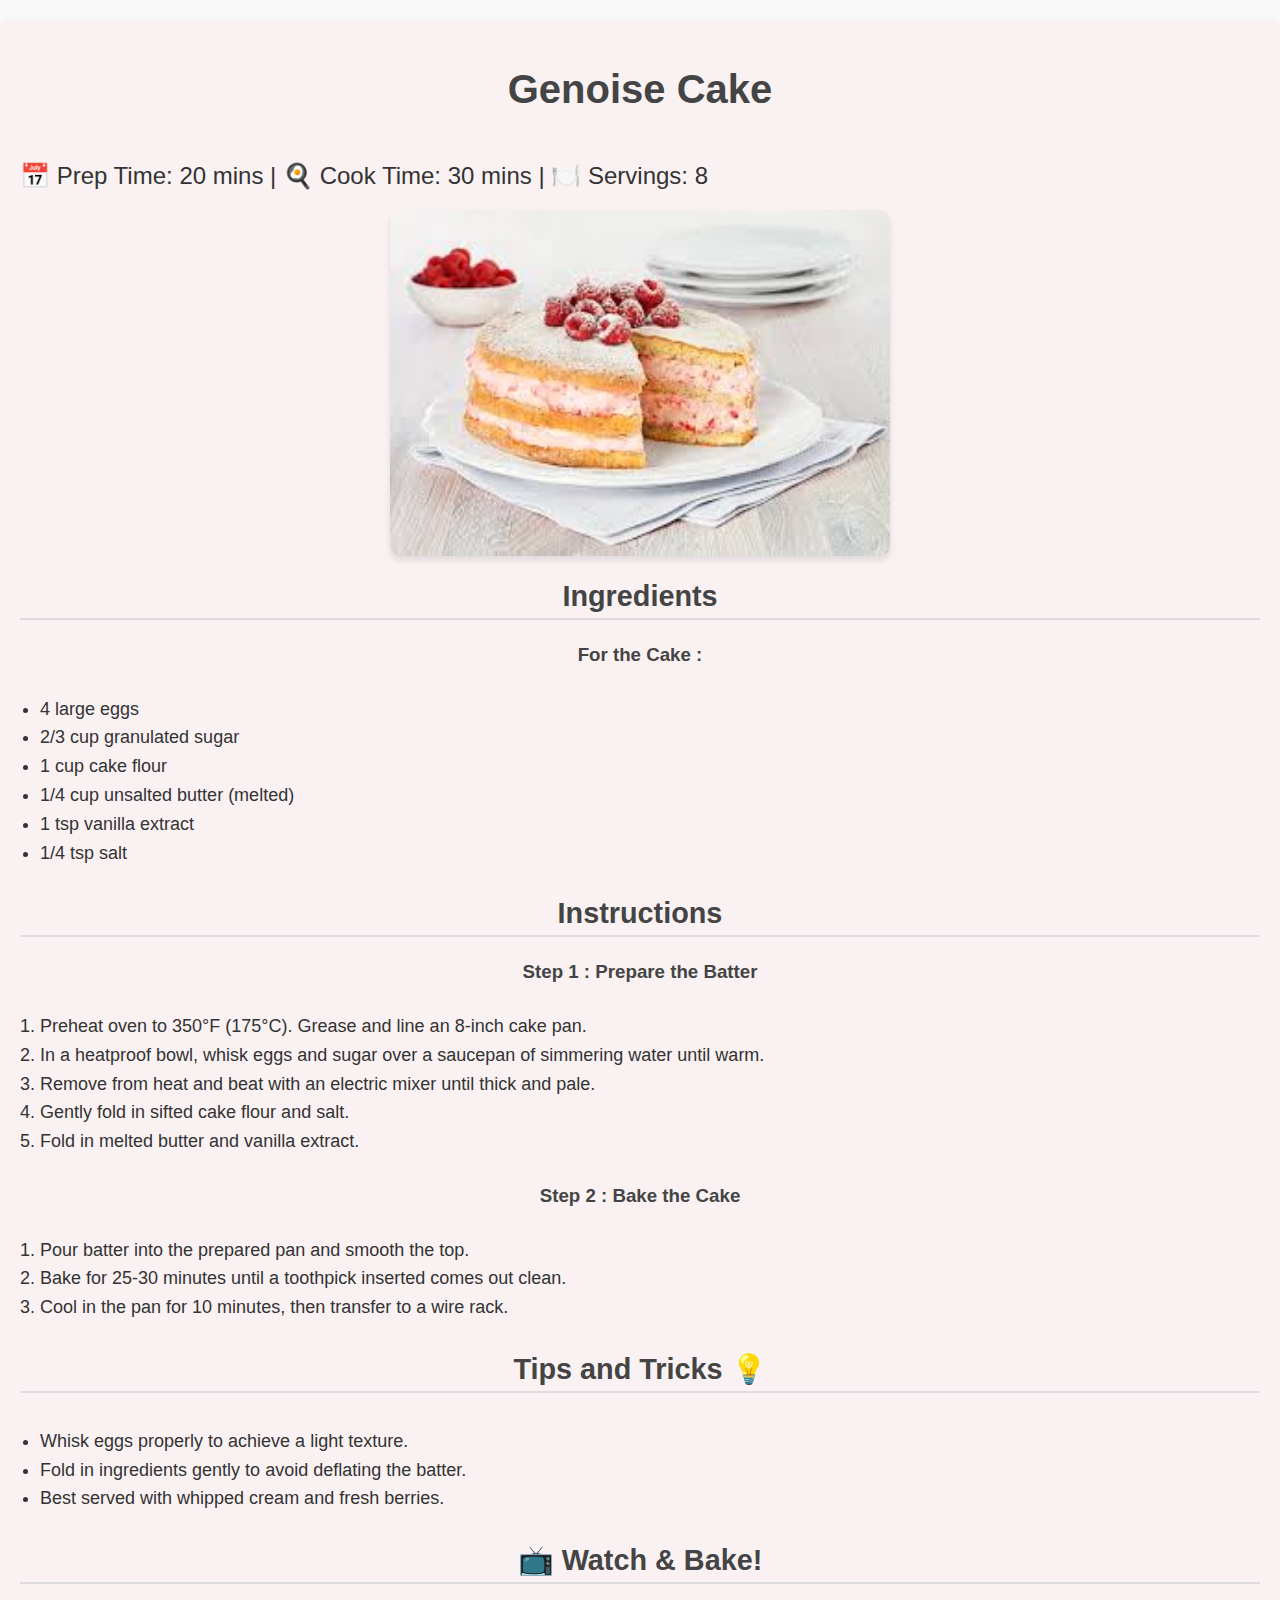
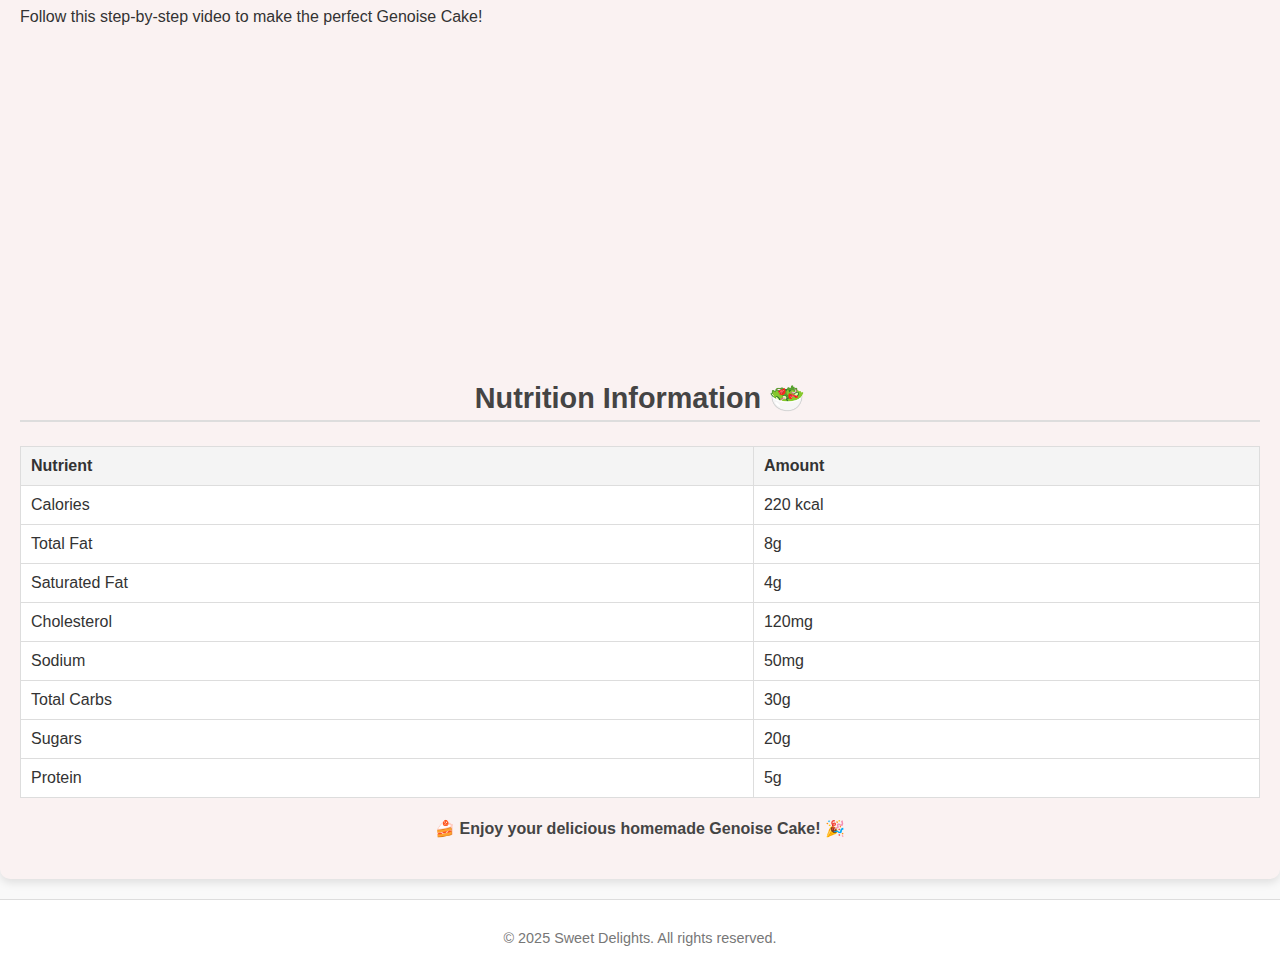
<file: pages/genoise-cake..html>
<!DOCTYPE html>
<html lang="en">
<head>
    <meta charset="UTF-8">
    <meta name="viewport" content="width=device-width, initial-scale=1.0">
    <title>Genoise Cake</title>
    <link rel="stylesheet" href="/css/recipe.css">
    <link rel="stylesheet" href="/css/recipe-pages.css">
</head>
<body>
    <main>
        <div class="container">
            <h1>Genoise Cake</h1>
            <div id="prepareTime">
                📅 Prep Time: 20 mins | 🍳 Cook Time: 30 mins | 🍽️ Servings: 8
            </div>
    
            <div class="imageOfCake">
                <img src="/assets/images/Genoise Cake.jpg" alt="genoise-cake">
            </div>
    
            <div class="ingredints">
                <h2>Ingredients</h2>
                <h3>For the Cake :</h3>
                <ul>
                    <li>4 large eggs</li>
                    <li>2/3 cup granulated sugar</li>
                    <li>1 cup cake flour</li>
                    <li>1/4 cup unsalted butter (melted)</li>
                    <li>1 tsp vanilla extract</li>
                    <li>1/4 tsp salt</li>
                </ul>
            </div>

            <div class="instructions">
                <h2>Instructions</h2>
                <h3>Step 1 : Prepare the Batter</h3>
                <ol>
                    <li>Preheat oven to 350°F (175°C). Grease and line an 8-inch cake pan.</li>
                    <li>In a heatproof bowl, whisk eggs and sugar over a saucepan of simmering water until warm.</li>
                    <li>Remove from heat and beat with an electric mixer until thick and pale.</li>
                    <li>Gently fold in sifted cake flour and salt.</li>
                    <li>Fold in melted butter and vanilla extract.</li>
                </ol>

                <h3>Step 2 : Bake the Cake</h3>
                <ol>
                    <li>Pour batter into the prepared pan and smooth the top.</li>
                    <li>Bake for 25-30 minutes until a toothpick inserted comes out clean.</li>
                    <li>Cool in the pan for 10 minutes, then transfer to a wire rack.</li>
                </ol>
            </div>

            <div class="tipsAndTricks">
                <h2>Tips and Tricks 💡</h2>
                <ul>
                    <li>Whisk eggs properly to achieve a light texture.</li>
                    <li>Fold in ingredients gently to avoid deflating the batter.</li>
                    <li>Best served with whipped cream and fresh berries.</li>
                </ul>
            </div>

            <div class="video">
                <h2>📺 Watch & Bake!</h2>
                <p>Follow this step-by-step video to make the perfect Genoise Cake!</p>
                <iframe src="https://www.youtube.com/embed/isvQcIynB6s" frameborder="0" title="Genoise Cake Recipe"></iframe>
            </div>

            <div class="nutritions">
                <h2>Nutrition Information 🥗</h2>
                <table class="tblOfNutritions">
                    <thead>
                        <tr>
                            <th>Nutrient</th>
                            <th>Amount</th>
                        </tr>
                    </thead>
                    <tbody>
                        <tr>
                            <td>Calories</td>
                            <td>220 kcal</td>
                        </tr>
                        <tr>
                            <td>Total Fat</td>
                            <td>8g</td>
                        </tr>
                        <tr>
                            <td>Saturated Fat</td>
                            <td>4g</td>
                        </tr>
                        <tr>
                            <td>Cholesterol</td>
                            <td>120mg</td>
                        </tr>
                        <tr>
                            <td>Sodium</td>
                            <td>50mg</td>
                        </tr>
                        <tr>
                            <td>Total Carbs</td>
                            <td>30g</td>
                        </tr>
                        <tr>
                            <td>Sugars</td>
                            <td>20g</td>
                        </tr>
                        <tr>
                            <td>Protein</td>
                            <td>5g</td>
                        </tr>
                    </tbody>
                </table>
            </div>
            <h4 id="lastMassage">🍰 Enjoy your delicious homemade Genoise Cake! 🎉</h4>
        </div>
    </main>
    <footer class="footer">
        <p id="footerText">&copy; 2025 Sweet Delights. All rights reserved.</p>
    </footer>
</body>
</html>
</file>
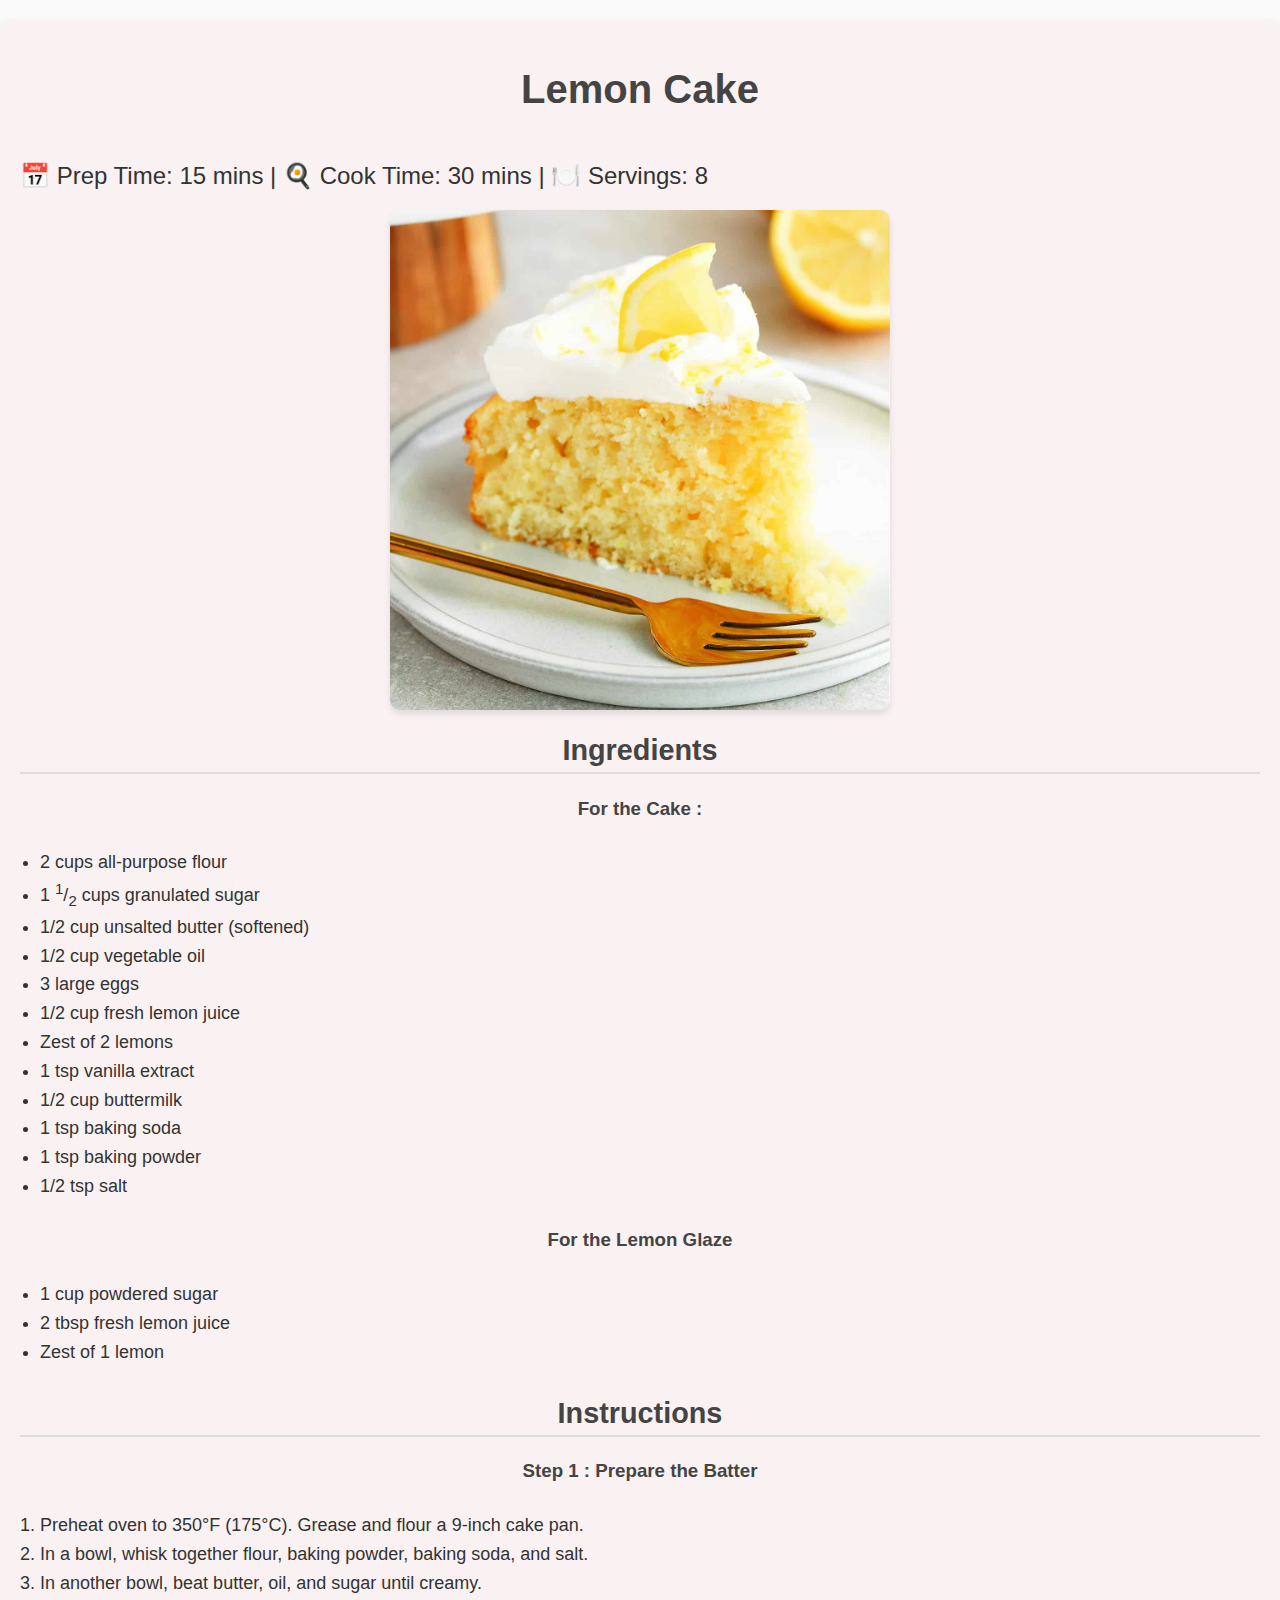
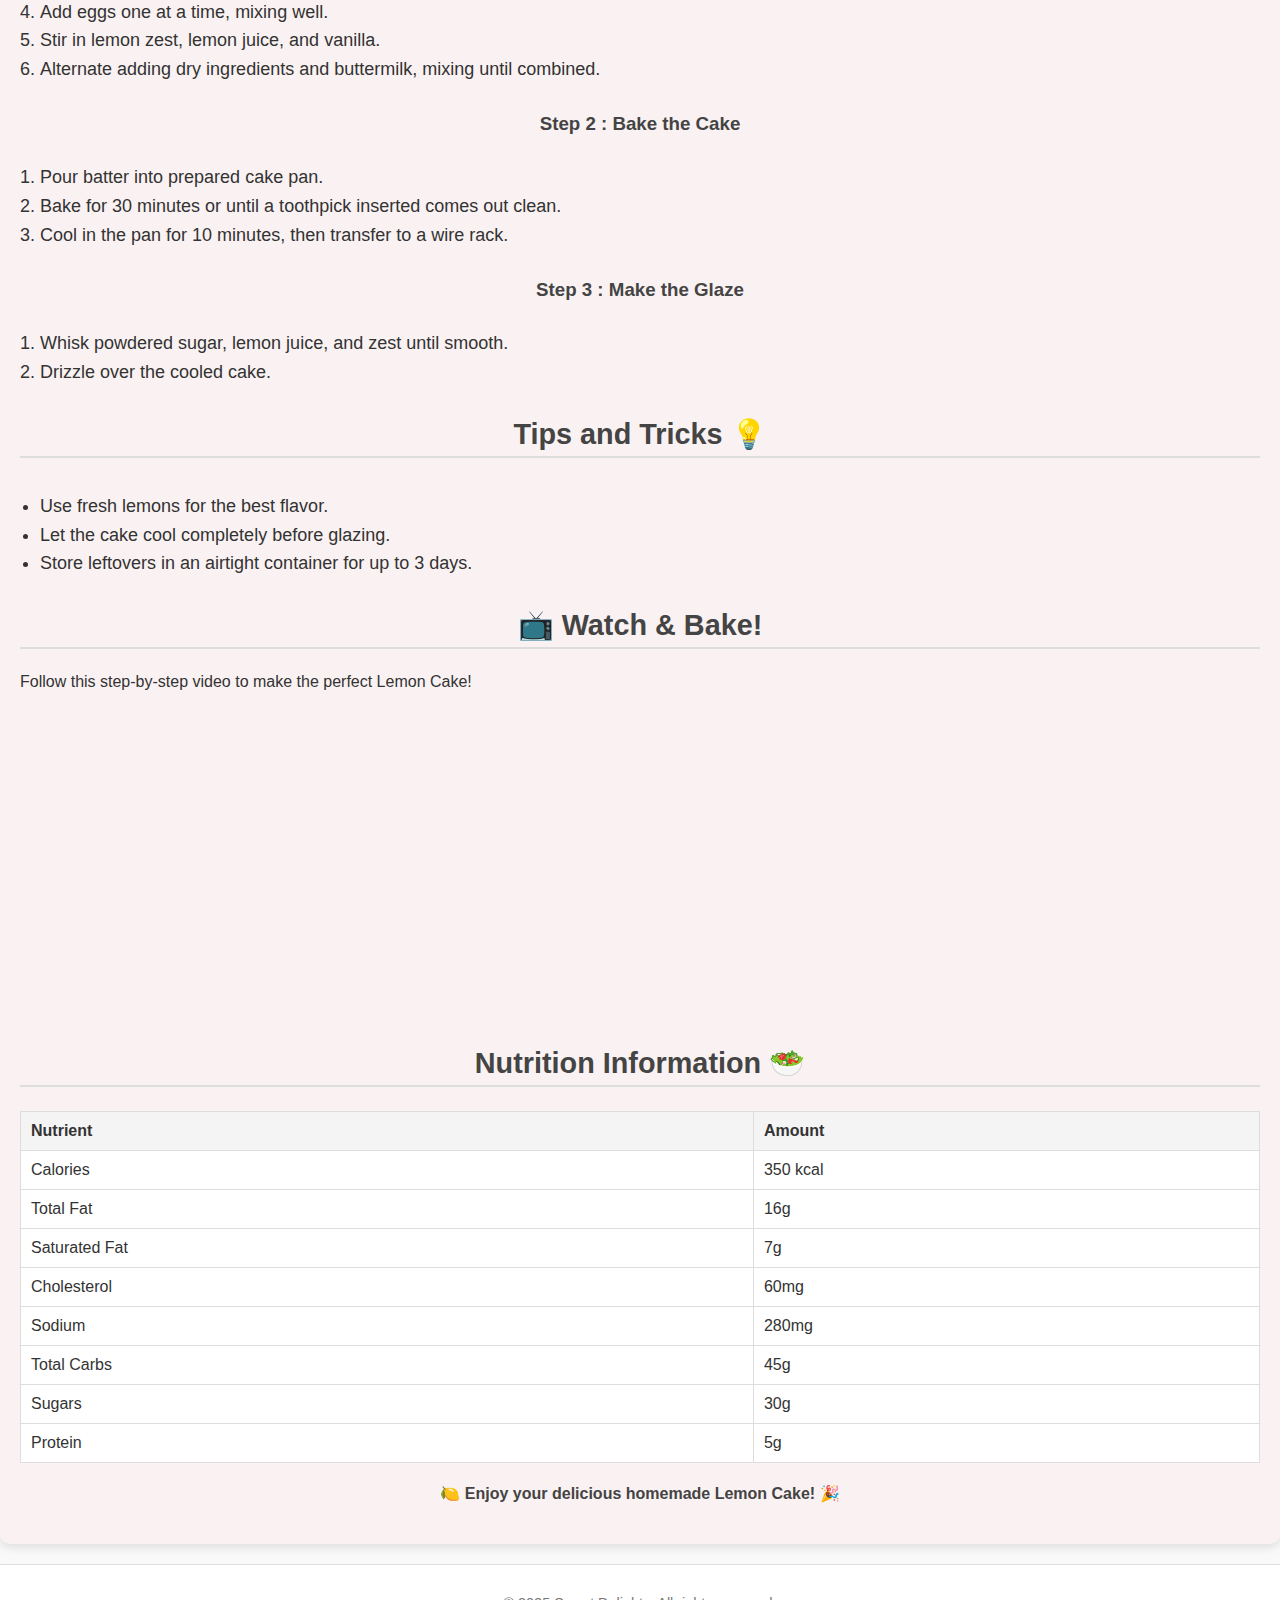
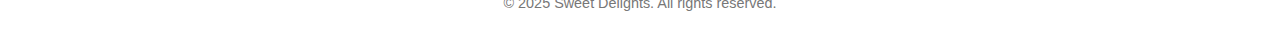
<file: pages/lemon-cake.html>
<!DOCTYPE html>
<html lang="en">
<head>
    <meta charset="UTF-8">
    <meta name="viewport" content="width=device-width, initial-scale=1.0">
    <title>Lemon Cake</title>
    <link rel="stylesheet" href="/css/recipe-pages.css">
</head>
<body>      

    <main>
        <div class="container">
            <h1>Lemon Cake</h1>
            <div id="prepareTime">
                📅 Prep Time: 15 mins | 🍳 Cook Time: 30 mins | 🍽️ Servings: 8
            </div>
    
            <div class="imageOfCake">
                <img src="/assets/images/lemon cake.jpg" alt="lemon-cake">
            </div>
    
            <div class="ingredints">
                <h2>Ingredients</h2>
                <h3>For the Cake :</h3>
                <ul>
                    <li>2 cups all-purpose flour</li>
                    <li>1 <sup>1</sup>/<sub>2</sub> cups granulated sugar</li>
                    <li>1/2 cup unsalted butter (softened)</li>
                    <li>1/2 cup vegetable oil</li>
                    <li>3 large eggs</li>
                    <li>1/2 cup fresh lemon juice</li>
                    <li>Zest of 2 lemons</li>
                    <li>1 tsp vanilla extract</li>
                    <li>1/2 cup buttermilk</li>
                    <li>1 tsp baking soda</li>
                    <li>1 tsp baking powder</li>
                    <li>1/2 tsp salt</li>
                </ul>

                <h3>For the Lemon Glaze</h3>
                <ul>
                    <li>1 cup powdered sugar</li>
                    <li>2 tbsp fresh lemon juice</li>
                    <li>Zest of 1 lemon</li>
                </ul>
            </div>

            <div class="instructions">
                <h2>Instructions</h2>
                <h3>Step 1 : Prepare the Batter</h3>
                <ol>
                    <li>Preheat oven to 350°F (175°C). Grease and flour a 9-inch cake pan.</li>
                    <li>In a bowl, whisk together flour, baking powder, baking soda, and salt.</li>
                    <li>In another bowl, beat butter, oil, and sugar until creamy.</li>
                    <li>Add eggs one at a time, mixing well.</li>
                    <li>Stir in lemon zest, lemon juice, and vanilla.</li>
                    <li>Alternate adding dry ingredients and buttermilk, mixing until combined.</li>
                </ol>

                <h3>Step 2 : Bake the Cake</h3>
                <ol>
                    <li>Pour batter into prepared cake pan.</li>
                    <li>Bake for 30 minutes or until a toothpick inserted comes out clean.</li>
                    <li>Cool in the pan for 10 minutes, then transfer to a wire rack.</li>
                </ol>

                <h3>Step 3 : Make the Glaze</h3>
                <ol>
                    <li>Whisk powdered sugar, lemon juice, and zest until smooth.</li>
                    <li>Drizzle over the cooled cake.</li>
                </ol>
            </div>

            <div class="tipsAndTricks">
                <h2>Tips and Tricks 💡</h2>
                <ul>
                    <li>Use fresh lemons for the best flavor.</li>
                    <li>Let the cake cool completely before glazing.</li>
                    <li>Store leftovers in an airtight container for up to 3 days.</li>
                </ul>
            </div>

            <div class="video">
                <h2>📺 Watch & Bake!</h2>
                <p>Follow this step-by-step video to make the perfect Lemon Cake!</p>
                <iframe src="https://www.youtube.com/embed/dQ5JgHqGNSs" frameborder="0" title="Lemon Cake Recipe"></iframe>
            </div>

            <div class="nutritions">
                <h2>Nutrition Information 🥗</h2>
                <table class="tblOfNutritions">
                    <thead>
                        <tr>
                            <th>Nutrient</th>
                            <th>Amount</th>
                        </tr>
                    </thead>
                    <tbody>
                        <tr>
                            <td>Calories</td>
                            <td>350 kcal</td>
                        </tr>
                        <tr>
                            <td>Total Fat</td>
                            <td>16g</td>
                        </tr>
                        <tr>
                            <td>Saturated Fat</td>
                            <td>7g</td>
                        </tr>
                        <tr>
                            <td>Cholesterol</td>
                            <td>60mg</td>
                        </tr>
                        <tr>
                            <td>Sodium</td>
                            <td>280mg</td>
                        </tr>
                        <tr>
                            <td>Total Carbs</td>
                            <td>45g</td>
                        </tr>
                        <tr>
                            <td>Sugars</td>
                            <td>30g</td>
                        </tr>
                        <tr>
                            <td>Protein</td>
                            <td>5g</td>
                        </tr>
                    </tbody>
                </table>
            </div>
            <h4 id="lastMassage">🍋 Enjoy your delicious homemade Lemon Cake! 🎉</h4>
        </div>
    </main>
    <footer class="footer">
        <p id="footerText">&copy; 2025 Sweet Delights. All rights reserved.</p>
    </footer>
</body>
</html>
</file>
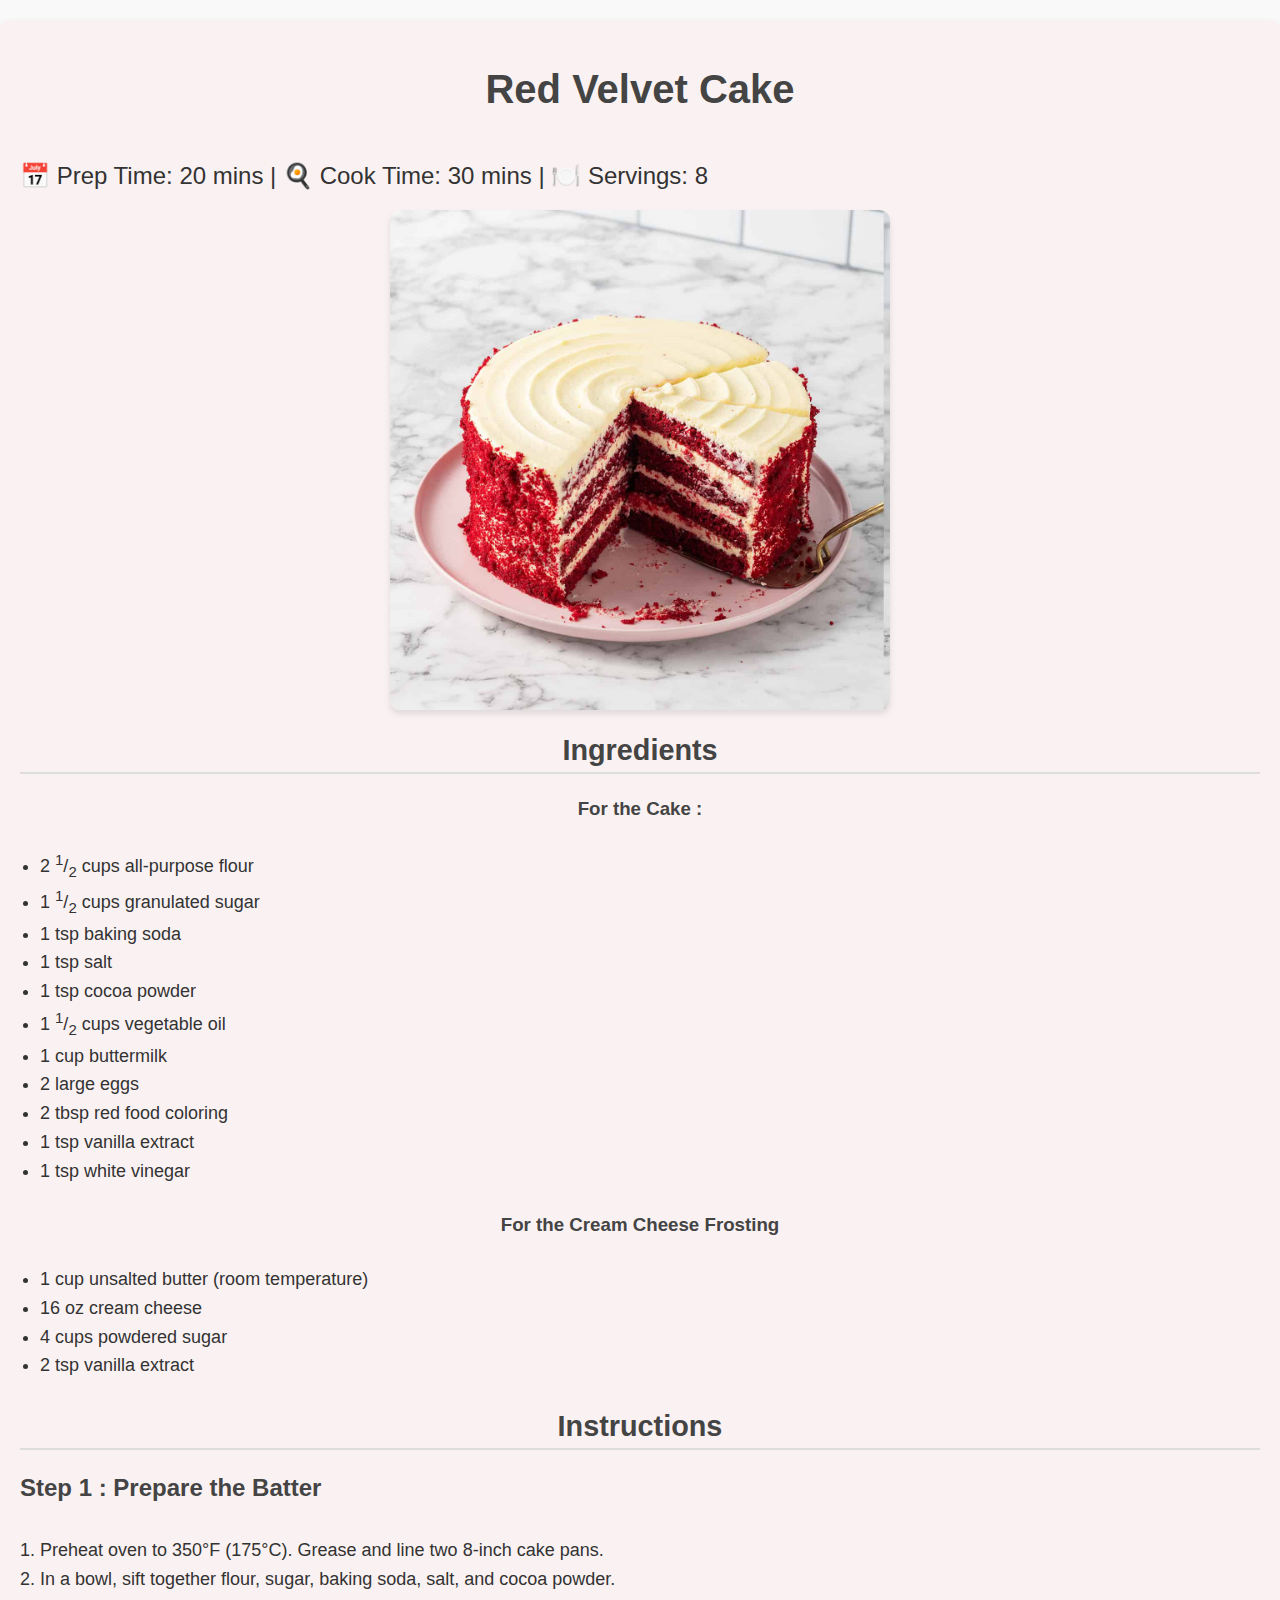
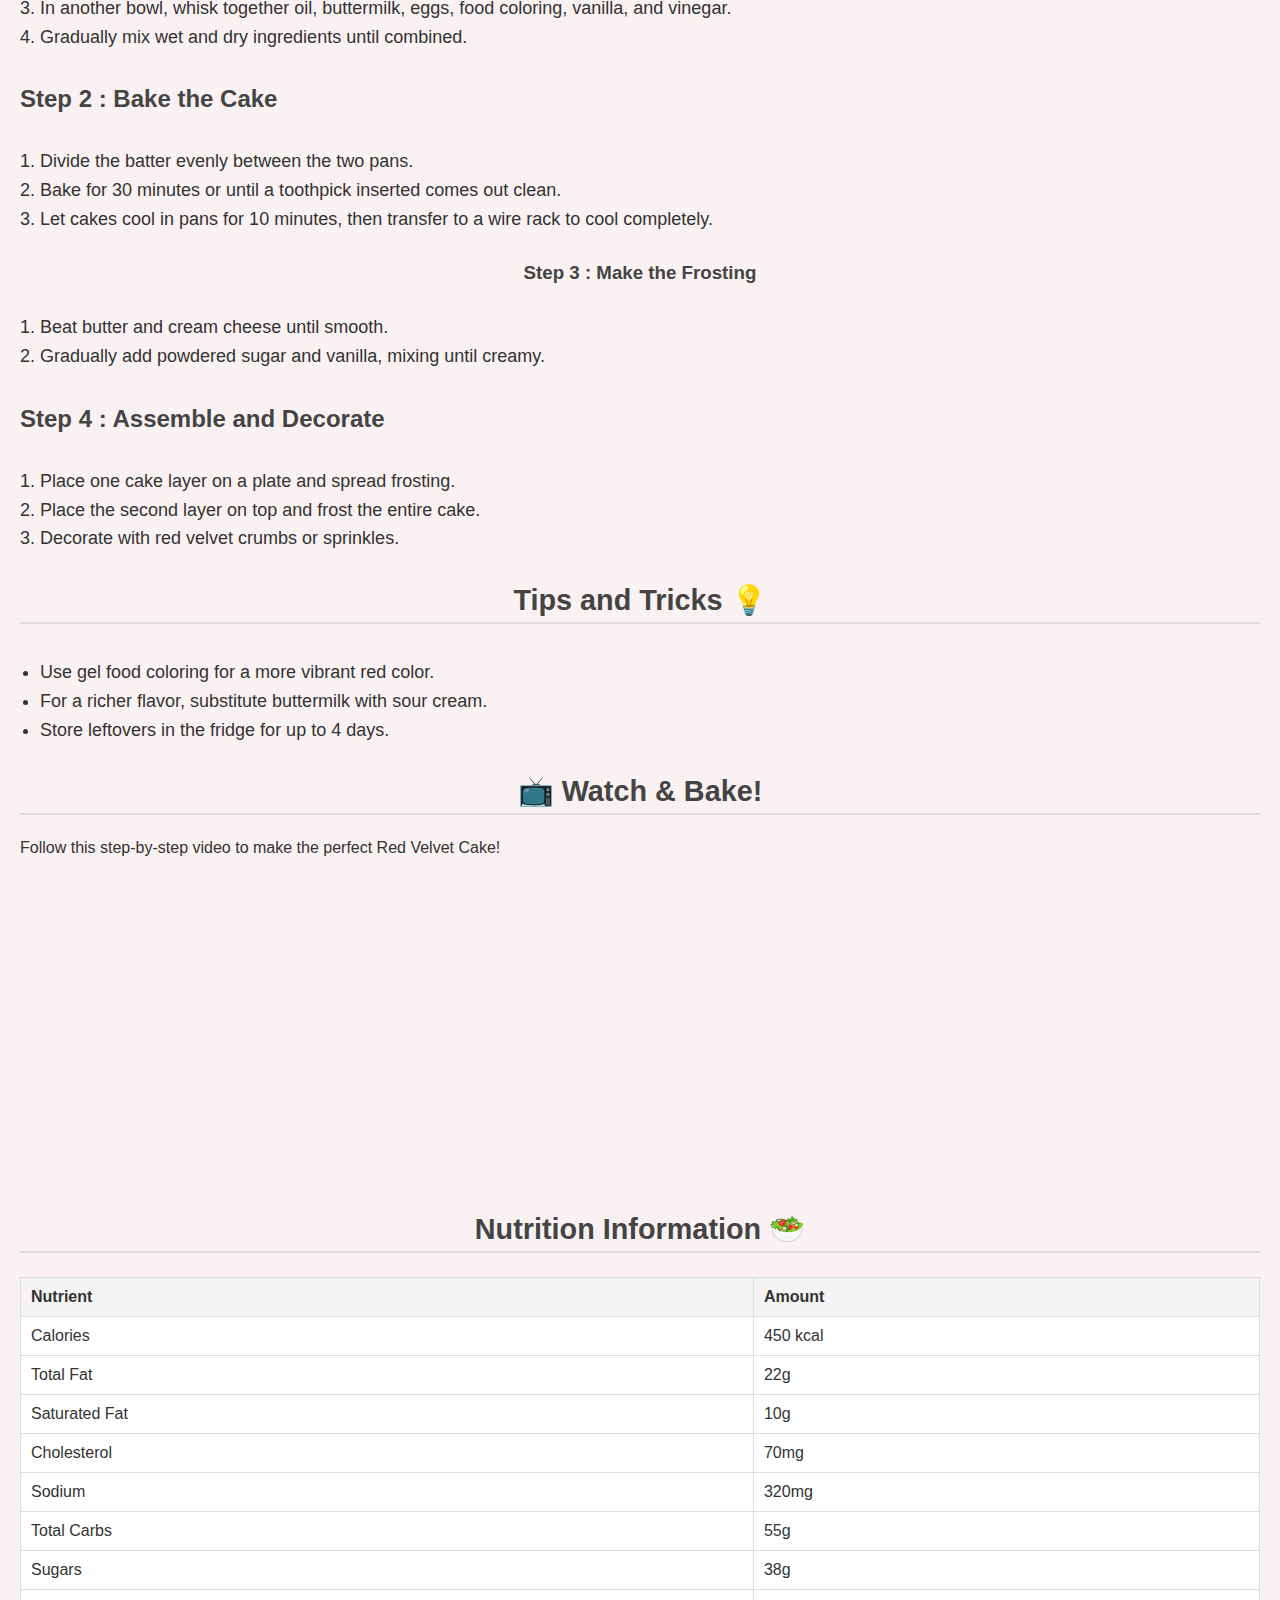
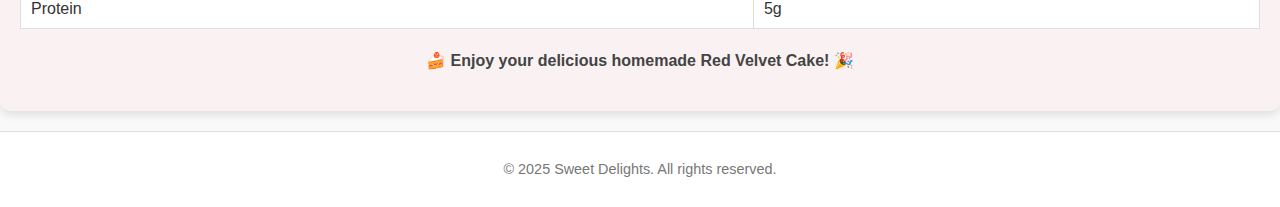
<file: pages/red-velvat-cake.html>
<!DOCTYPE html>
<html lang="en">
<head>
    <meta charset="UTF-8">
    <meta name="viewport" content="width=device-width, initial-scale=1.0">
    <title>Red Velvet Cake</title>
    <link rel="stylesheet" href="/css/recipe.css">
    <link rel="stylesheet" href="/css/recipe-pages.css">
</head>
<body>
    <main>
        <div class="container">
            <h1>Red Velvet Cake</h1>
            <div id="prepareTime">
                📅 Prep Time: 20 mins | 🍳 Cook Time: 30 mins | 🍽️ Servings: 8
            </div>
    
            <div class="imageOfCake">
                <img src="/assets/images/red velvet cake.jpg" alt="red-velvet-cake">
            </div>
    
            <div class="ingredints">
                <h2>Ingredients</h2>
                <h3>For the Cake :</h3>
                <ul>
                    <li>2 <sup>1</sup>/<sub>2</sub> cups all-purpose flour</li>
                    <li>1 <sup>1</sup>/<sub>2</sub> cups granulated sugar</li>
                    <li>1 tsp baking soda</li>
                    <li>1 tsp salt</li>
                    <li>1 tsp cocoa powder</li>
                    <li>1 <sup>1</sup>/<sub>2</sub> cups vegetable oil</li>
                    <li>1 cup buttermilk</li>
                    <li>2 large eggs</li>
                    <li>2 tbsp red food coloring</li>
                    <li>1 tsp vanilla extract</li>
                    <li>1 tsp white vinegar</li>
                </ul>

                <h3>For the Cream Cheese Frosting</h3>
                <ul>
                    <li>1 cup unsalted butter (room temperature)</li>
                    <li>16 oz cream cheese</li>
                    <li>4 cups powdered sugar</li>
                    <li>2 tsp vanilla extract</li>
                </ul>
            </div>

            <div class="instructions">
                <h2>Instructions</h2>
                <h3 class="step">Step 1 : Prepare the Batter</h3>
                <ol>
                    <li>Preheat oven to 350°F (175°C). Grease and line two 8-inch cake pans.</li>
                    <li>In a bowl, sift together flour, sugar, baking soda, salt, and cocoa powder.</li>
                    <li>In another bowl, whisk together oil, buttermilk, eggs, food coloring, vanilla, and vinegar.</li>
                    <li>Gradually mix wet and dry ingredients until combined.</li>
                </ol>

                <h3 class="step">Step 2 : Bake the Cake</h3>
                <ol>
                    <li>Divide the batter evenly between the two pans.</li>
                    <li>Bake for 30 minutes or until a toothpick inserted comes out clean.</li>
                    <li>Let cakes cool in pans for 10 minutes, then transfer to a wire rack to cool completely.</li>
                </ol>

                <h3>Step 3 : Make the Frosting</h3>
                <ol>
                    <li>Beat butter and cream cheese until smooth.</li>
                    <li>Gradually add powdered sugar and vanilla, mixing until creamy.</li>
                </ol>

                <h3 class="step">Step 4 : Assemble and Decorate</h3>
                <ol>
                    <li>Place one cake layer on a plate and spread frosting.</li>
                    <li>Place the second layer on top and frost the entire cake.</li>
                    <li>Decorate with red velvet crumbs or sprinkles.</li>
                </ol>
            </div>

            <div class="tipsAndTricks">
                <h2>Tips and Tricks 💡</h2>
                <ul>
                    <li>Use gel food coloring for a more vibrant red color.</li>
                    <li>For a richer flavor, substitute buttermilk with sour cream.</li>
                    <li>Store leftovers in the fridge for up to 4 days.</li>
                </ul>
            </div>

            <div class="video">
                <h2>📺 Watch & Bake!</h2>
                <p>Follow this step-by-step video to make the perfect Red Velvet Cake!</p>
                <iframe src="https://www.youtube.com/embed/vGE-RfP6KRE" frameborder="0" title="Red Velvet Cake Recipe"></iframe>
            </div>

            <div class="nutritions">
                <h2>Nutrition Information 🥗</h2>
                <table class="tblOfNutritions">
                    <thead>
                        <tr>
                            <th>Nutrient</th>
                            <th>Amount</th>
                        </tr>
                    </thead>
                    <tbody>
                        <tr>
                            <td>Calories</td>
                            <td>450 kcal</td>
                        </tr>
                        <tr>
                            <td>Total Fat</td>
                            <td>22g</td>
                        </tr>
                        <tr>
                            <td>Saturated Fat</td>
                            <td>10g</td>
                        </tr>
                        <tr>
                            <td>Cholesterol</td>
                            <td>70mg</td>
                        </tr>
                        <tr>
                            <td>Sodium</td>
                            <td>320mg</td>
                        </tr>
                        <tr>
                            <td>Total Carbs</td>
                            <td>55g</td>
                        </tr>
                        <tr>
                            <td>Sugars</td>
                            <td>38g</td>
                        </tr>
                        <tr>
                            <td>Protein</td>
                            <td>5g</td>
                        </tr>
                    </tbody>
                </table>
            </div>
            <h4 id="lastMassage">🍰 Enjoy your delicious homemade Red Velvet Cake! 🎉</h4>
        </div>
    </main>
    <footer class="footer">
        <p id="footerText">&copy; 2025 Sweet Delights. All rights reserved.</p>
    </footer>
</body>
</html>
</file>
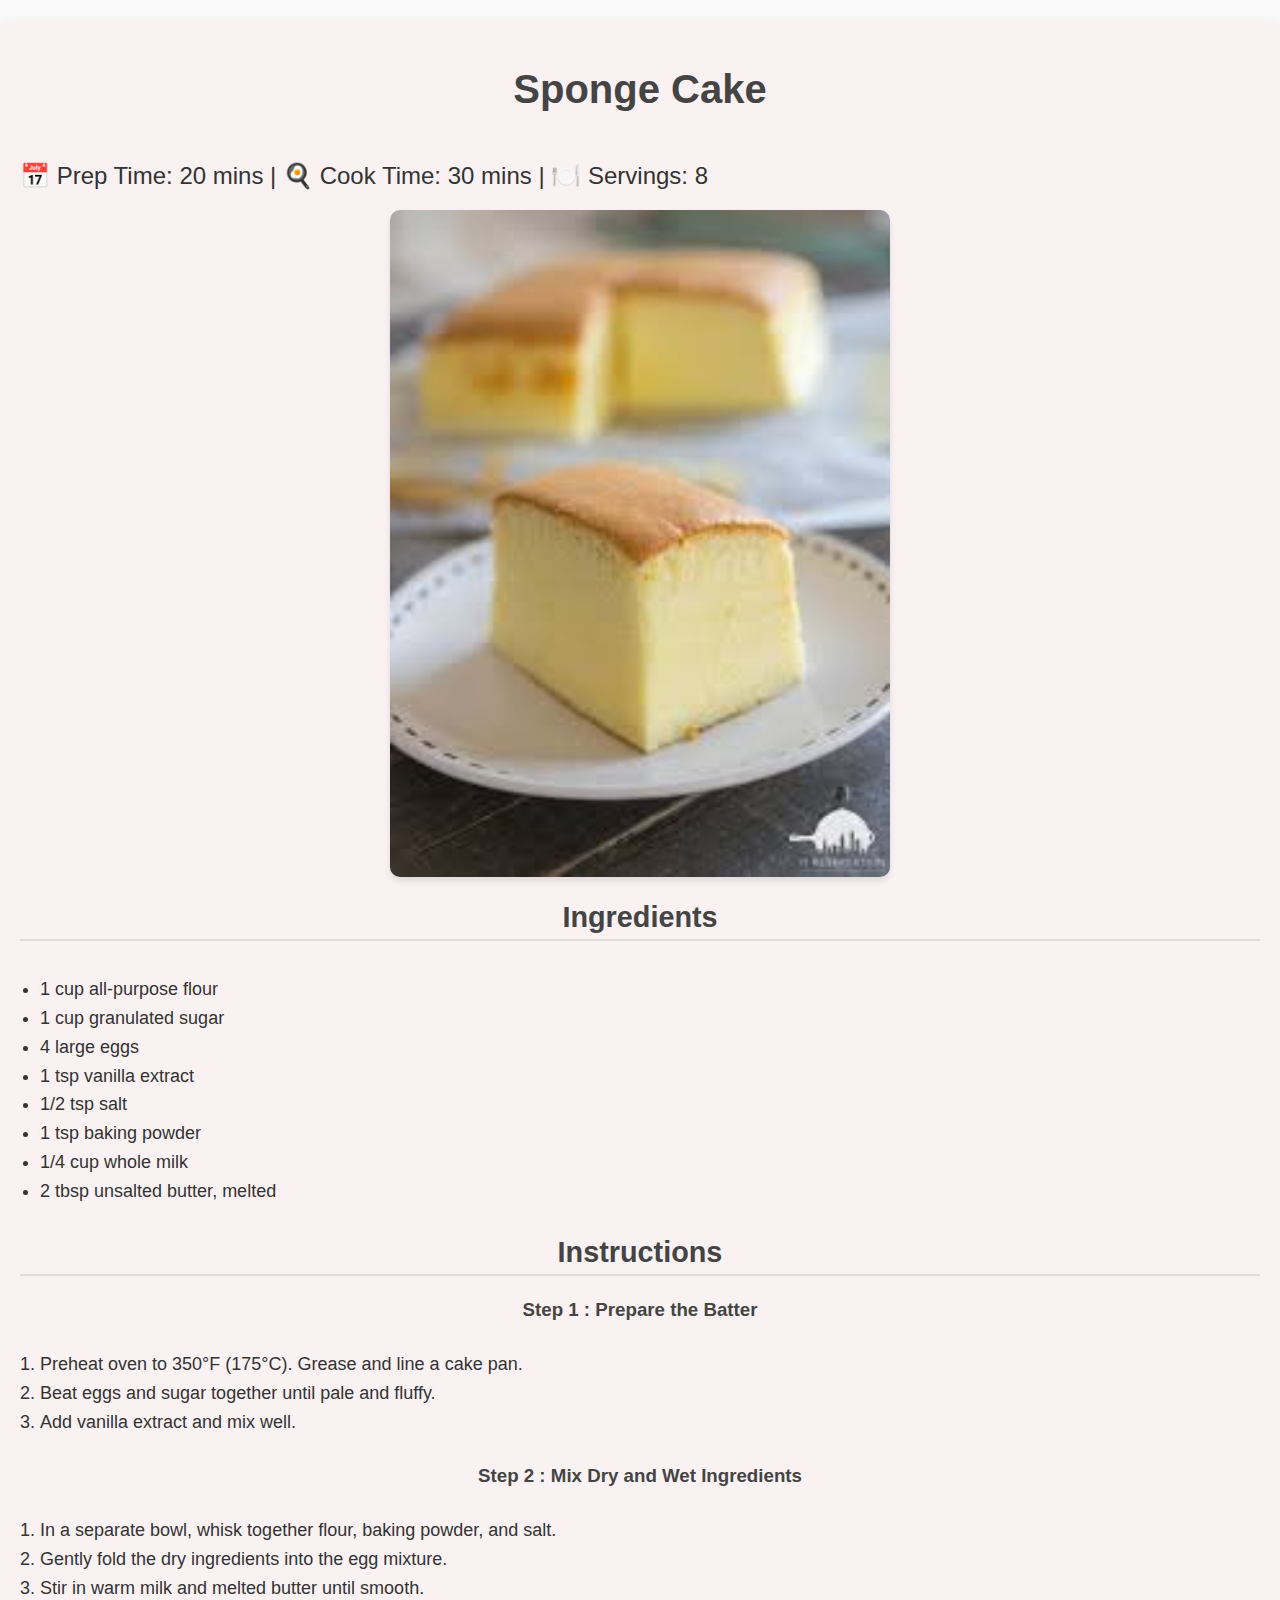
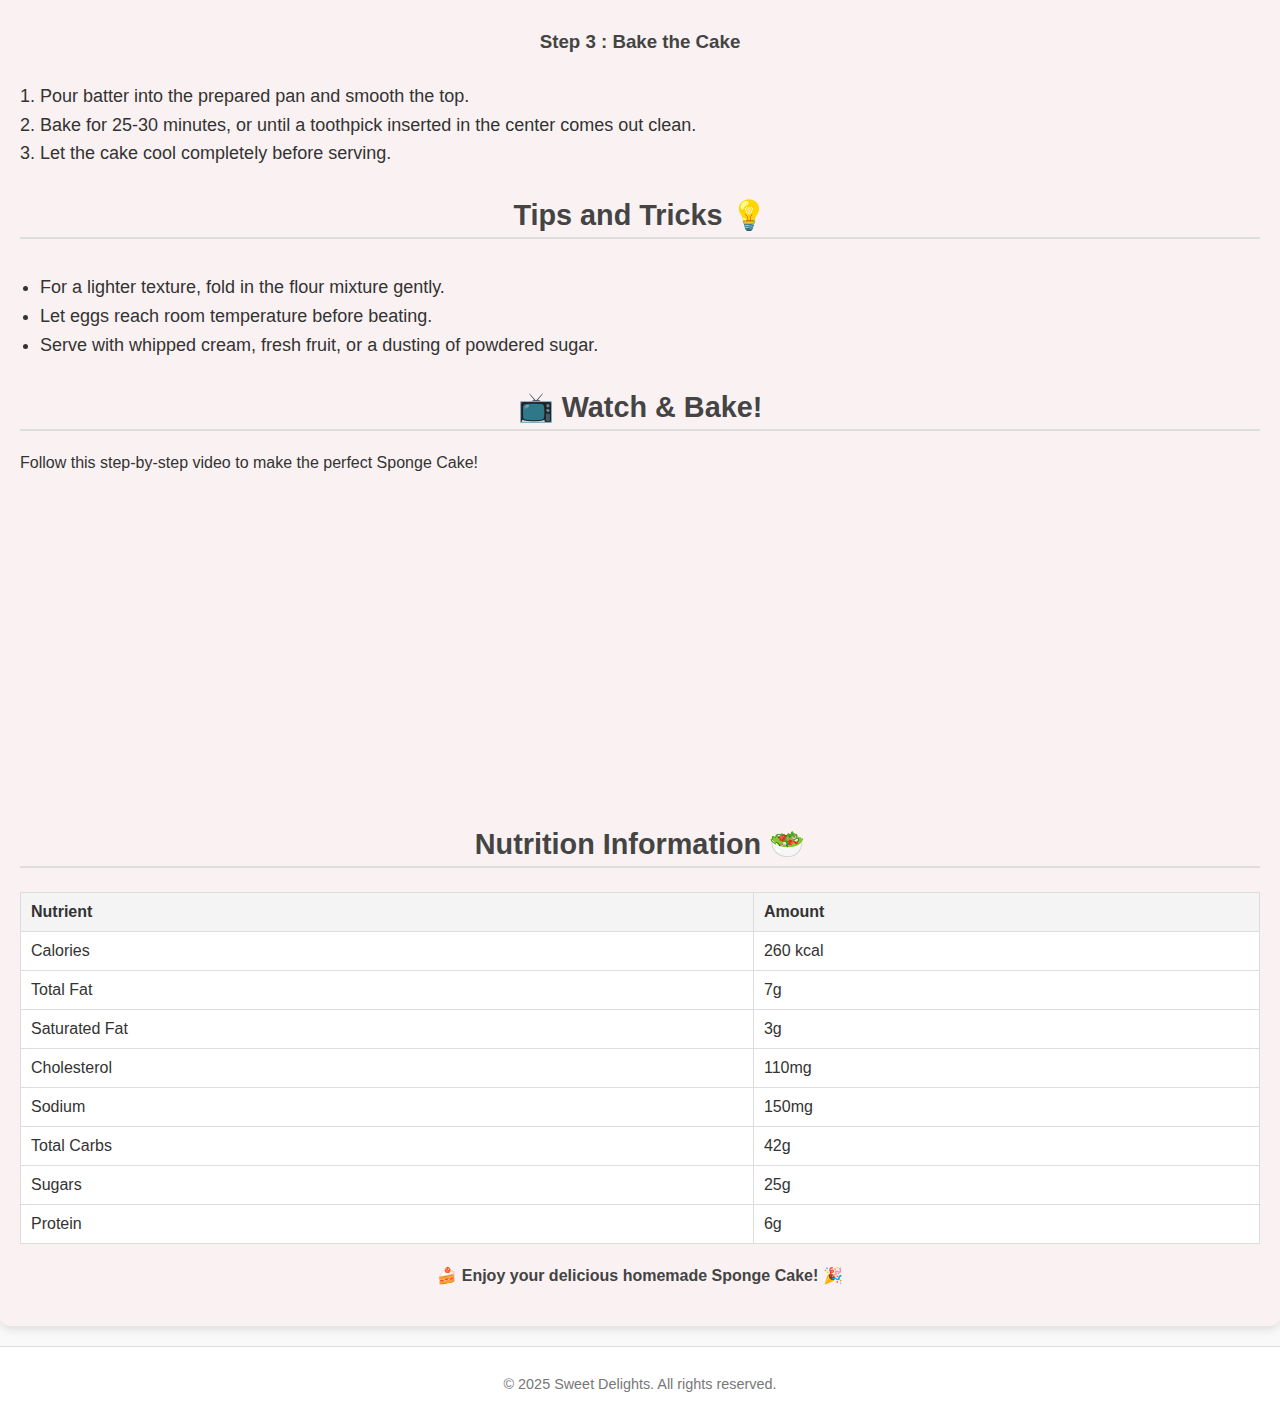
<file: pages/sponge-cake.html>
<!DOCTYPE html>
<html lang="en">
<head>
    <meta charset="UTF-8">
    <meta name="viewport" content="width=device-width, initial-scale=1.0">
    <title>Sponge Cake</title>
    <link rel="stylesheet" href="/css/recipe.css">
    <link rel="stylesheet" href="/css/recipe-pages.css">
</head>
<body>
    <main>
        <div class="container">
            <h1>Sponge Cake</h1>
            <div id="prepareTime">
                📅 Prep Time: 20 mins | 🍳 Cook Time: 30 mins | 🍽️ Servings: 8
            </div>
    
            <div class="imageOfCake">
                <img src="/assets/images/sponge cake.jpg" alt="sponge-cake">
            </div>
    
            <div class="ingredints">
                <h2>Ingredients</h2>
                <ul>
                    <li>1 cup all-purpose flour</li>
                    <li>1 cup granulated sugar</li>
                    <li>4 large eggs</li>
                    <li>1 tsp vanilla extract</li>
                    <li>1/2 tsp salt</li>
                    <li>1 tsp baking powder</li>
                    <li>1/4 cup whole milk</li>
                    <li>2 tbsp unsalted butter, melted</li>
                </ul>
            </div>

            <div class="instructions">
                <h2>Instructions</h2>
                <h3>Step 1 : Prepare the Batter</h3>
                <ol>
                    <li>Preheat oven to 350°F (175°C). Grease and line a cake pan.</li>
                    <li>Beat eggs and sugar together until pale and fluffy.</li>
                    <li>Add vanilla extract and mix well.</li>
                </ol>

                <h3>Step 2 : Mix Dry and Wet Ingredients</h3>
                <ol>
                    <li>In a separate bowl, whisk together flour, baking powder, and salt.</li>
                    <li>Gently fold the dry ingredients into the egg mixture.</li>
                    <li>Stir in warm milk and melted butter until smooth.</li>
                </ol>

                <h3>Step 3 : Bake the Cake</h3>
                <ol>
                    <li>Pour batter into the prepared pan and smooth the top.</li>
                    <li>Bake for 25-30 minutes, or until a toothpick inserted in the center comes out clean.</li>
                    <li>Let the cake cool completely before serving.</li>
                </ol>
            </div>

            <div class="tipsAndTricks">
                <h2>Tips and Tricks 💡</h2>
                <ul>
                    <li>For a lighter texture, fold in the flour mixture gently.</li>
                    <li>Let eggs reach room temperature before beating.</li>
                    <li>Serve with whipped cream, fresh fruit, or a dusting of powdered sugar.</li>
                </ul>
            </div>

            <div class="video">
                <h2>📺 Watch & Bake!</h2>
                <p>Follow this step-by-step video to make the perfect Sponge Cake!</p>
                <iframe src="https://www.youtube.com/embed/UTi1n-TM53c" frameborder="0" title="Sponge Cake Recipe"></iframe>
            </div>

            <div class="nutritions">
                <h2>Nutrition Information 🥗</h2>
                <table class="tblOfNutritions">
                    <thead>
                        <tr>
                            <th>Nutrient</th>
                            <th>Amount</th>
                        </tr>
                    </thead>
                    <tbody>
                        <tr>
                            <td>Calories</td>
                            <td>260 kcal</td>
                        </tr>
                        <tr>
                            <td>Total Fat</td>
                            <td>7g</td>
                        </tr>
                        <tr>
                            <td>Saturated Fat</td>
                            <td>3g</td>
                        </tr>
                        <tr>
                            <td>Cholesterol</td>
                            <td>110mg</td>
                        </tr>
                        <tr>
                            <td>Sodium</td>
                            <td>150mg</td>
                        </tr>
                        <tr>
                            <td>Total Carbs</td>
                            <td>42g</td>
                        </tr>
                        <tr>
                            <td>Sugars</td>
                            <td>25g</td>
                        </tr>
                        <tr>
                            <td>Protein</td>
                            <td>6g</td>
                        </tr>
                    </tbody>
                </table>
            </div>
            <h4 id="lastMassage">🍰 Enjoy your delicious homemade Sponge Cake! 🎉</h4>
        </div>
    </main>
    <footer class="footer">
        <p id="footerText">&copy; 2025 Sweet Delights. All rights reserved.</p>
    </footer>
</body>
</html>
</file>
<file: css/recipe.css>
.recipes {
    text-align: center;
    padding: 20px;
    transition: 0.3s ease-in-out;
}

.recipe-grid {
    display: flex;
    justify-content: center;
    gap: 40px;
    flex-wrap: wrap;
}

.recipe-item {
    background: #e1e1e1;
    padding: 15px;
    border-radius: 10px;
    margin: 12px;
    box-shadow: 10px 10px 10px #F5979D;
    max-width: 250px;
    transition: tranform 0.3s ease-in-out;
}

.recipe-item img {
    width: 100%;
    border-radius: 10px;
}

.recipe-item h3 {
    font-size: 1.5rem;
    margin: 10px 0;
    font-family: Verdana, Geneva, Tahoma, sans-serif;
    font-weight: bold;
    color: #F5979D;
    margin-bottom: 25px;
}

.recipe-item a{
    text-decoration: none;
    background-color: #F5979D;
    color: white;
    font-size: 1rem;
    padding: 10px 25px;
    font-weight: bolder;
    border: 3px solid white;
    border-radius: 50px;
    transition: tranform 0.5s ease-in-out;
}


.recipes h2{
    font-size: 3.5rem;
    font-family: "Lilita One", sans-serif;
    font-weight: 400;
    margin: 50px 50px;
    border-radius: 50px;
    background-color: #F5C5C8;
    color: white;
    -webkit-text-stroke: 1px #F5979D;
}

.recipe-item:hover{
    transform: scale(1.1);
}

.recipe-item a:hover{
    transform: scale(1.1);
}
</file>
<file: css/recipe-pages.css>
body {
    font-family: 'Poppins', sans-serif;
    background-color: #f9f9f9;
    color: #333;
    margin: 0;
    padding: 0;
}

.container {
    max-width: 1500px;
    margin: 20px auto;
    background: #faf2f2;
    padding: 20px;
    border-radius: 10px;
    box-shadow: 0 4px 8px rgba(0, 0, 0, 0.1);
}

.navBar {
    background: #fff;
    padding: 10px 0;
    margin-top: 8px;
    text-align: right;
    box-shadow: 0 2px 5px rgba(0, 0, 0, 0.1);
    border-radius: 32px;
}

.ingredints{

    border-radius: 24px;
}

.navBar ul {
    list-style: none;
    padding: 0;
    margin: 0;
}

.navBar ul li {
    display: inline;
    margin: 0px 15px;
    font-size: 20px;

}

.navBar ul li a {
    text-decoration: none;
    color: #333;
    font-weight: bolder;
    padding: 5px 10px;
    border: 1 px solid #333;
}

.navBar ul li a:hover {
    color: #d2691e;
    font-size: inherit;
    font-weight: bold;
    border-radius: 32px;

}

h1, h2, h3, h4 {
    text-align: center;
    color: #444;
}

h1 {
    font-size: 2.5rem;
    margin-bottom: 50px;
}

h2 {
    font-size: 1.8rem;
    margin-top: 20px;
    border-bottom: 2px solid #ddd;
    padding-bottom: 5px;
}

.imageOfCake {
    text-align: center;
    margin: 20px 0;
}

.imageOfCake img {
    width: 100%;
    max-width: 500px;
    border-radius: 10px;
    box-shadow: 0 4px 6px rgba(0, 0, 0, 0.1);
}

ul, ol {
    padding: 10px 20px;
    line-height: 1.6;
    font-size: large;
    font-weight: 400;
}

.video iframe {
    display: block;
    margin: 20px auto;
    width: 100%;
    max-width: 600px;
    height: 315px;
    border-radius: 10px;
}

.tblOfNutritions {
    width: 100%;
    border-collapse: collapse;
    margin-top: 15px;
}

.tblOfNutritions th, .tblOfNutritions td {
    border: 1px solid #ddd;
    padding: 10px;
    text-align: left;
}

.tblOfNutritions th {
    background-color: #f4f4f4;
}

.tblOfNutritions td {
    background-color: #ffffff;
}

.footer {
    text-align: center;
    padding: 15px;
    background: #fff;
    margin-top: 20px;
    border-top: 1px solid #ddd;
}

#footerText {
    font-size: 0.9rem;
    color: #777;
}

.step{
    text-align: left;
    font-size: x-large;
}

#prepareTime{
    font-size: x-large;
}
</file>
